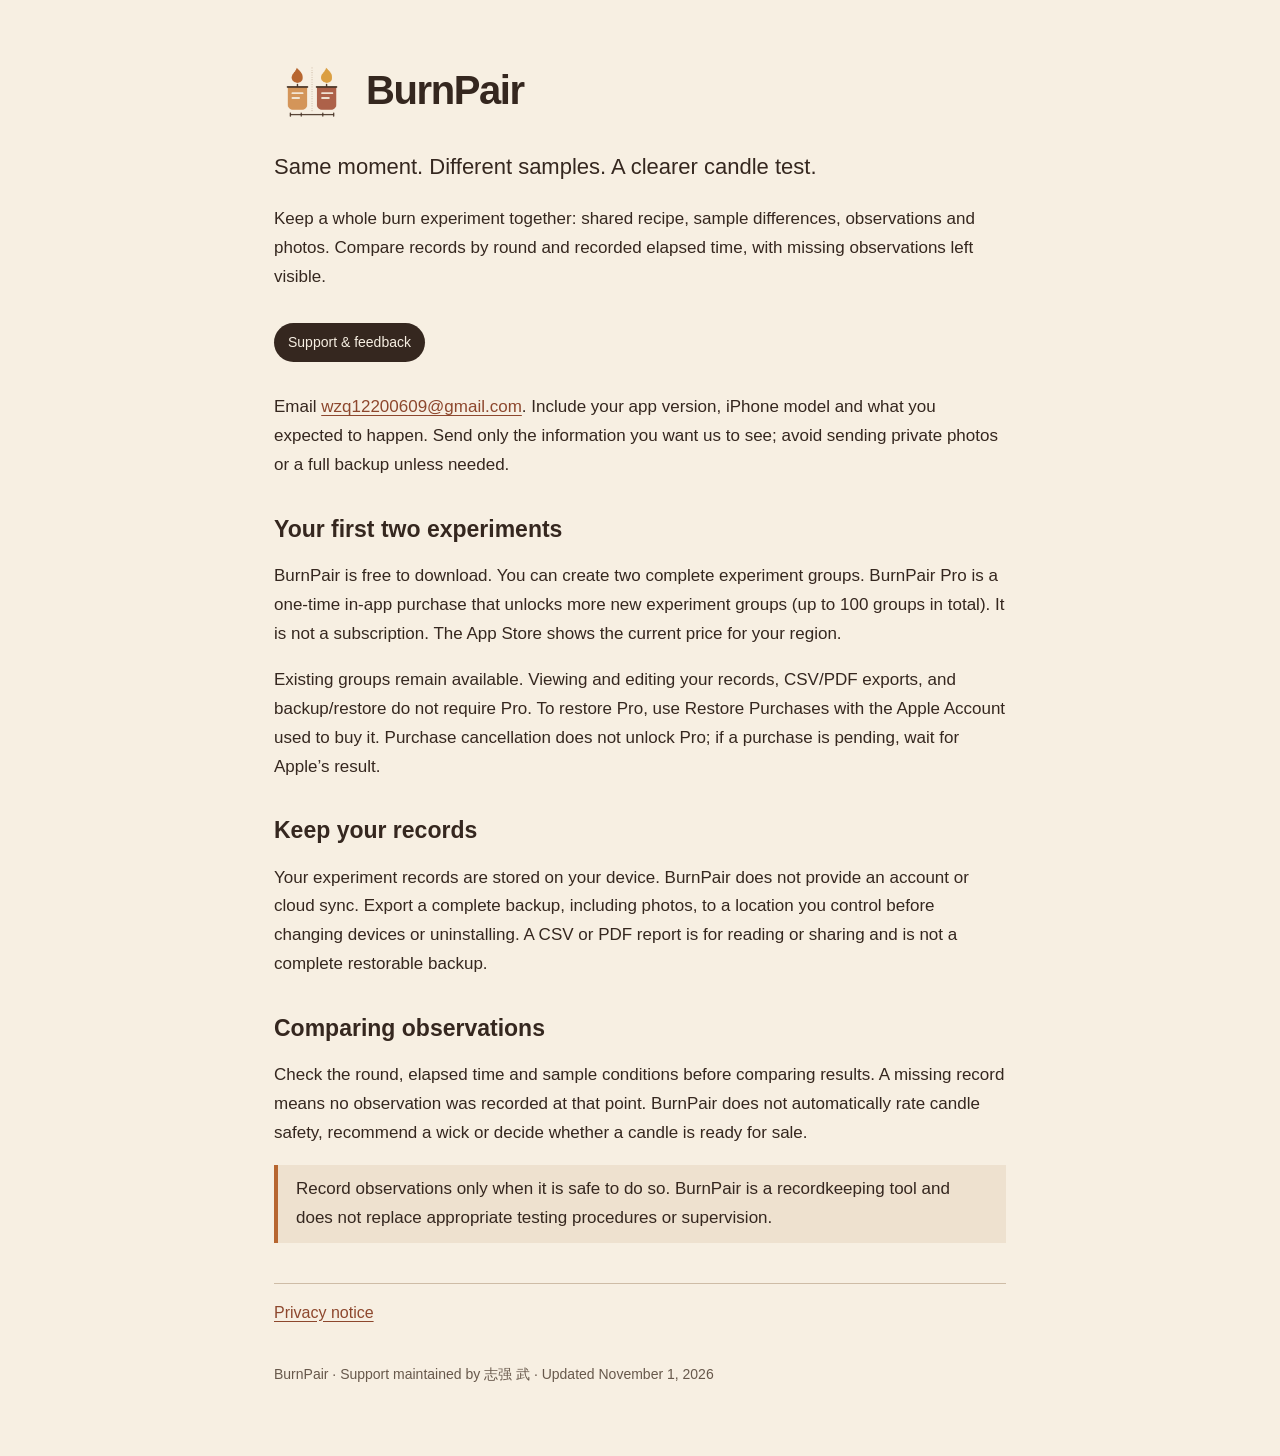
<file: burnpair/index.html>
<!doctype html><html lang="en"><head><meta charset="utf-8"><meta name="viewport" content="width=device-width,initial-scale=1"><meta name="description" content="BurnPair support: candle burn-test observations, aligned comparisons, exports and backups."><title>BurnPair Support</title><link rel="stylesheet" href="style.css"></head><body><main><div class="brand"><img src="icon.png" alt="Two candle samples with an alignment marker"><h1>BurnPair</h1></div><p class="lead">Same moment. Different samples. A clearer candle test.</p><p>Keep a whole burn experiment together: shared recipe, sample differences, observations and photos. Compare records by round and recorded elapsed time, with missing observations left visible.</p><p class="pill">Support &amp; feedback</p><p>Email <a href="mailto:wzq12200609@gmail.com">wzq12200609@gmail.com</a>. Include your app version, iPhone model and what you expected to happen. Send only the information you want us to see; avoid sending private photos or a full backup unless needed.</p><h2>Your first two experiments</h2><p>BurnPair is free to download. You can create two complete experiment groups. BurnPair Pro is a one-time in-app purchase that unlocks more new experiment groups (up to 100 groups in total). It is not a subscription. The App Store shows the current price for your region.</p><p>Existing groups remain available. Viewing and editing your records, CSV/PDF exports, and backup/restore do not require Pro. To restore Pro, use Restore Purchases with the Apple Account used to buy it. Purchase cancellation does not unlock Pro; if a purchase is pending, wait for Apple’s result.</p><h2>Keep your records</h2><p>Your experiment records are stored on your device. BurnPair does not provide an account or cloud sync. Export a complete backup, including photos, to a location you control before changing devices or uninstalling. A CSV or PDF report is for reading or sharing and is not a complete restorable backup.</p><h2>Comparing observations</h2><p>Check the round, elapsed time and sample conditions before comparing results. A missing record means no observation was recorded at that point. BurnPair does not automatically rate candle safety, recommend a wick or decide whether a candle is ready for sale.</p><p class="note">Record observations only when it is safe to do so. BurnPair is a recordkeeping tool and does not replace appropriate testing procedures or supervision.</p><nav><a href="privacy.html">Privacy notice</a></nav><footer class="small">BurnPair · Support maintained by 志强 武 · Updated November 1, 2026</footer></main></body></html>
</file>
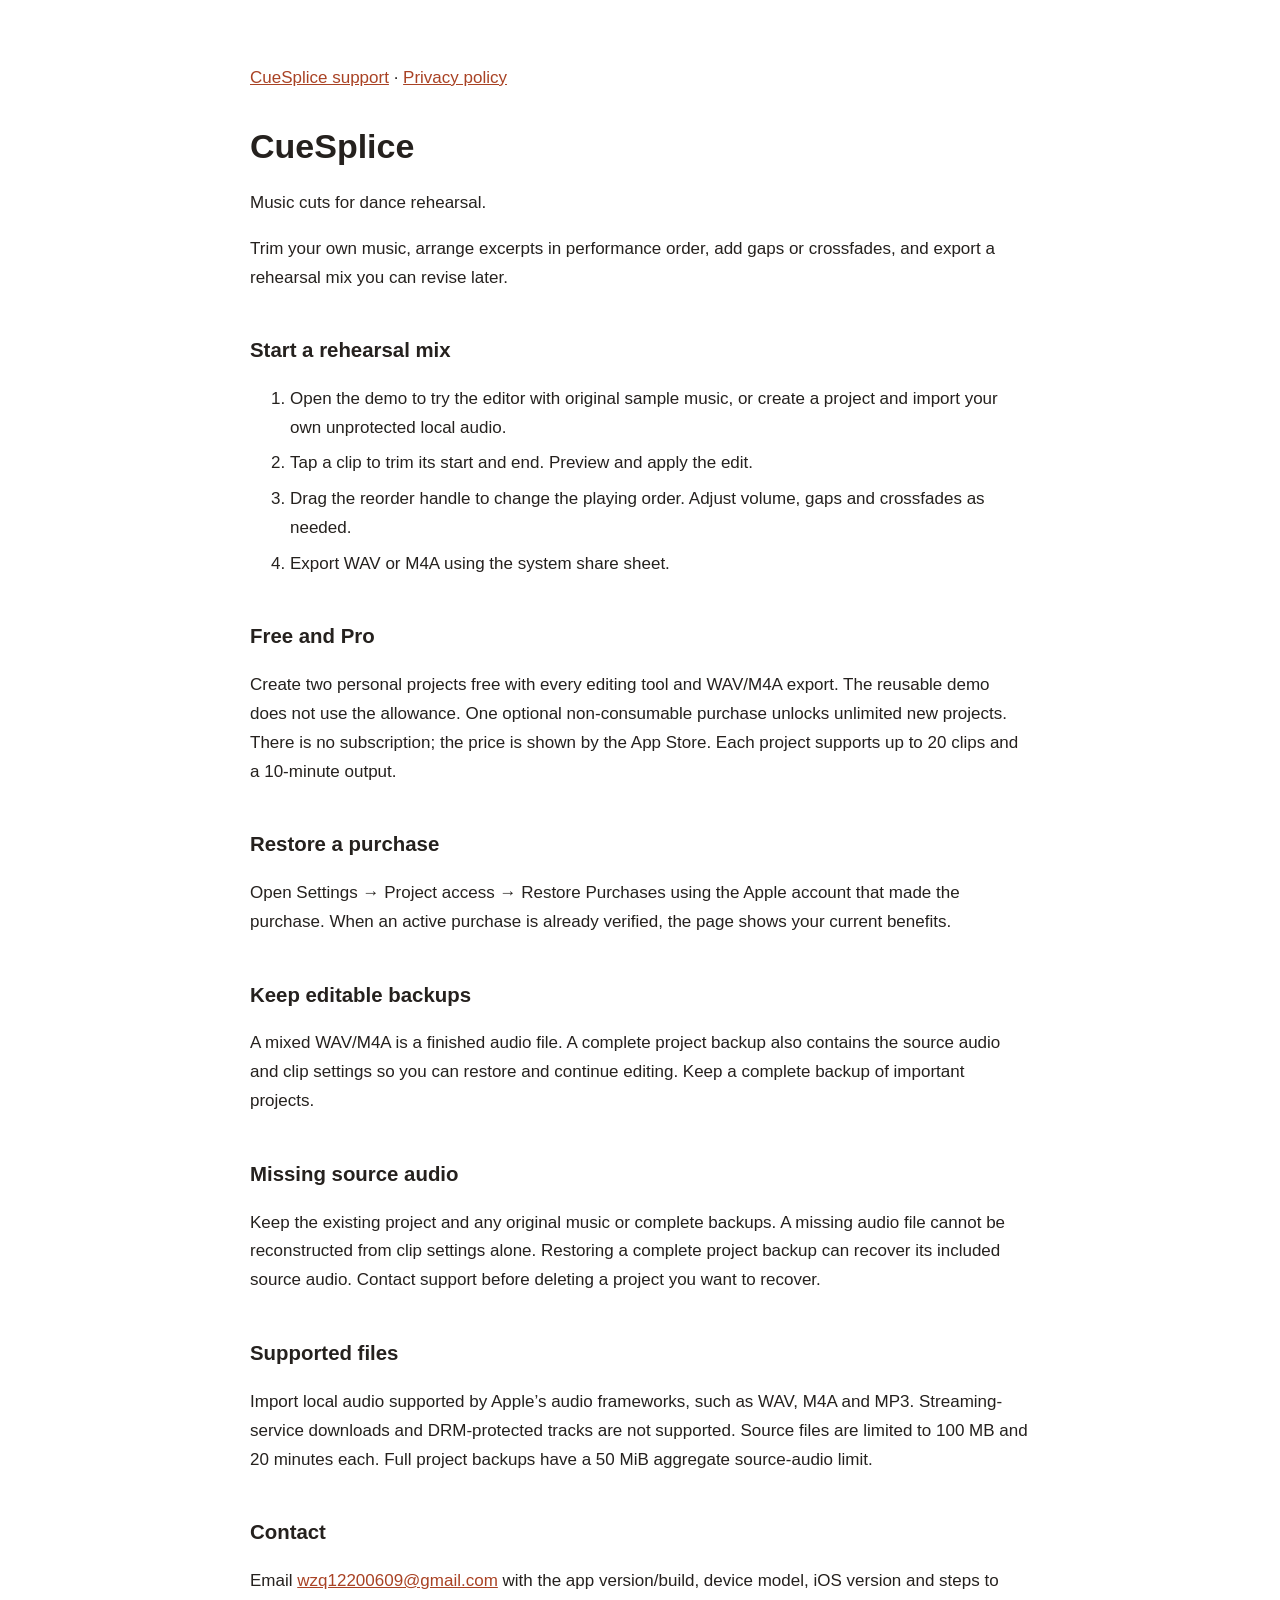
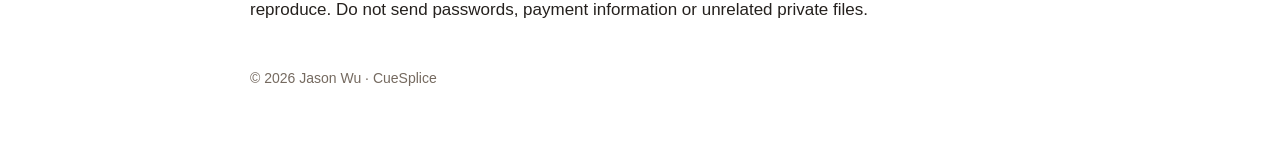
<file: cuesplice/index.html>
<!doctype html>
<html lang="en"><head><meta charset="utf-8"><meta name="viewport" content="width=device-width,initial-scale=1"><title>Support · CueSplice</title><style>body{font:17px/1.7 -apple-system,BlinkMacSystemFont,"Segoe UI",sans-serif;color:#25211e;max-width:780px;margin:64px auto;padding:0 24px}h1{line-height:1.15}h2{margin-top:2em;font-size:1.2em}a{color:#a94224}footer{margin-top:3em;color:#756a60;font-size:14px}nav{margin-bottom:2em}li{margin:.4em 0}</style></head><body><nav><a href="index.html">CueSplice support</a> · <a href="privacy.html">Privacy policy</a></nav><h1>CueSplice</h1><p>Music cuts for dance rehearsal.</p><p>Trim your own music, arrange excerpts in performance order, add gaps or crossfades, and export a rehearsal mix you can revise later.</p><h2>Start a rehearsal mix</h2><ol><li>Open the demo to try the editor with original sample music, or create a project and import your own unprotected local audio.</li><li>Tap a clip to trim its start and end. Preview and apply the edit.</li><li>Drag the reorder handle to change the playing order. Adjust volume, gaps and crossfades as needed.</li><li>Export WAV or M4A using the system share sheet.</li></ol><h2>Free and Pro</h2><p>Create two personal projects free with every editing tool and WAV/M4A export. The reusable demo does not use the allowance. One optional non-consumable purchase unlocks unlimited new projects. There is no subscription; the price is shown by the App Store. Each project supports up to 20 clips and a 10-minute output.</p><h2>Restore a purchase</h2><p>Open Settings → Project access → Restore Purchases using the Apple account that made the purchase. When an active purchase is already verified, the page shows your current benefits.</p><h2>Keep editable backups</h2><p>A mixed WAV/M4A is a finished audio file. A complete project backup also contains the source audio and clip settings so you can restore and continue editing. Keep a complete backup of important projects.</p><h2>Missing source audio</h2><p>Keep the existing project and any original music or complete backups. A missing audio file cannot be reconstructed from clip settings alone. Restoring a complete project backup can recover its included source audio. Contact support before deleting a project you want to recover.</p><h2>Supported files</h2><p>Import local audio supported by Apple’s audio frameworks, such as WAV, M4A and MP3. Streaming-service downloads and DRM-protected tracks are not supported. Source files are limited to 100 MB and 20 minutes each. Full project backups have a 50 MiB aggregate source-audio limit.</p><h2>Contact</h2><p>Email <a href="mailto:wzq12200609@gmail.com">wzq12200609@gmail.com</a> with the app version/build, device model, iOS version and steps to reproduce. Do not send passwords, payment information or unrelated private files.</p><footer>© 2026 Jason Wu · CueSplice</footer></body></html>
</file>
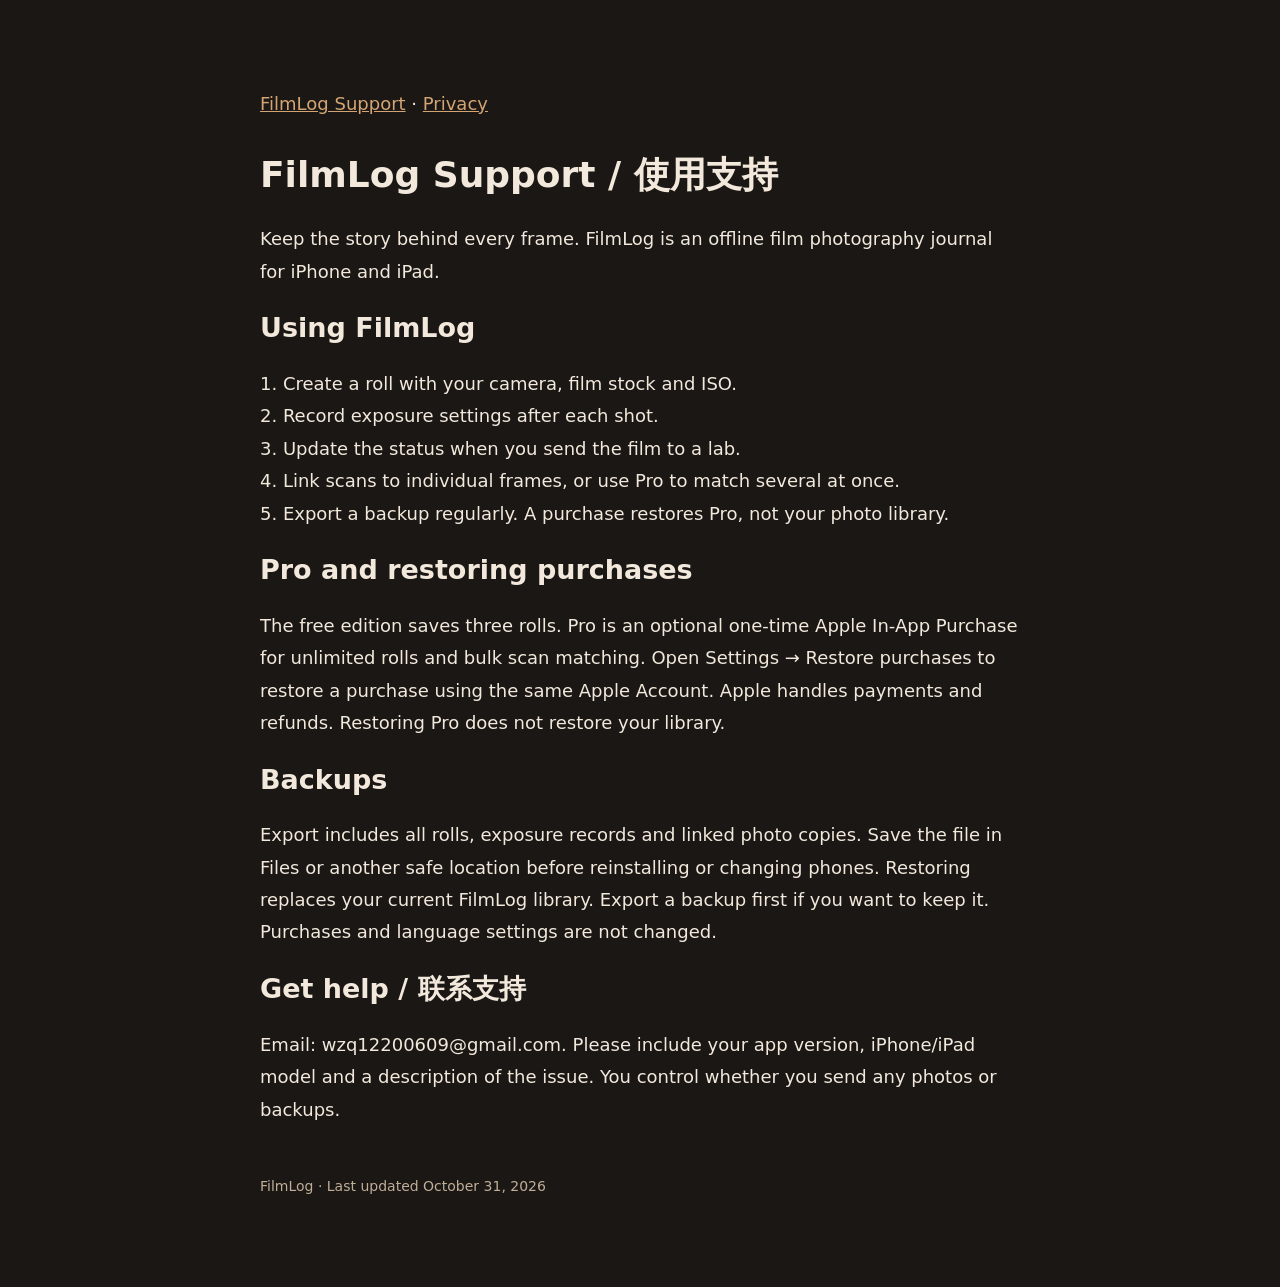
<file: filmlog/index.html>
<!doctype html><html lang="en"><meta charset="utf-8"><meta name="viewport" content="width=device-width,initial-scale=1"><title>FilmLog Support / 使用支持 · FilmLog</title><style>body{margin:0;background:#1a1714;color:#f2e8dc;font:18px/1.8 system-ui,sans-serif}main{max-width:760px;margin:64px auto;padding:24px}a{color:#d4a574}h1,h2{line-height:1.3}p{white-space:pre-line}nav{margin-bottom:32px}footer{margin-top:48px;color:#c0ae98;font-size:14px}</style><main><nav><a href="index.html">FilmLog Support</a> · <a href="privacy.html">Privacy</a></nav><h1>FilmLog Support / 使用支持</h1><p>Keep the story behind every frame. FilmLog is an offline film photography journal for iPhone and iPad.</p><h2>Using FilmLog</h2><p>1. Create a roll with your camera, film stock and ISO.
2. Record exposure settings after each shot.
3. Update the status when you send the film to a lab.
4. Link scans to individual frames, or use Pro to match several at once.
5. Export a backup regularly. A purchase restores Pro, not your photo library.</p><h2>Pro and restoring purchases</h2><p>The free edition saves three rolls. Pro is an optional one-time Apple In-App Purchase for unlimited rolls and bulk scan matching. Open Settings → Restore purchases to restore a purchase using the same Apple Account. Apple handles payments and refunds. Restoring Pro does not restore your library.</p><h2>Backups</h2><p>Export includes all rolls, exposure records and linked photo copies. Save the file in Files or another safe location before reinstalling or changing phones. Restoring replaces your current FilmLog library. Export a backup first if you want to keep it. Purchases and language settings are not changed.</p><h2>Get help / 联系支持</h2><p>Email: wzq12200609@gmail.com. Please include your app version, iPhone/iPad model and a description of the issue. You control whether you send any photos or backups.</p><footer>FilmLog · Last updated October 31, 2026</footer></main></html>
</file>
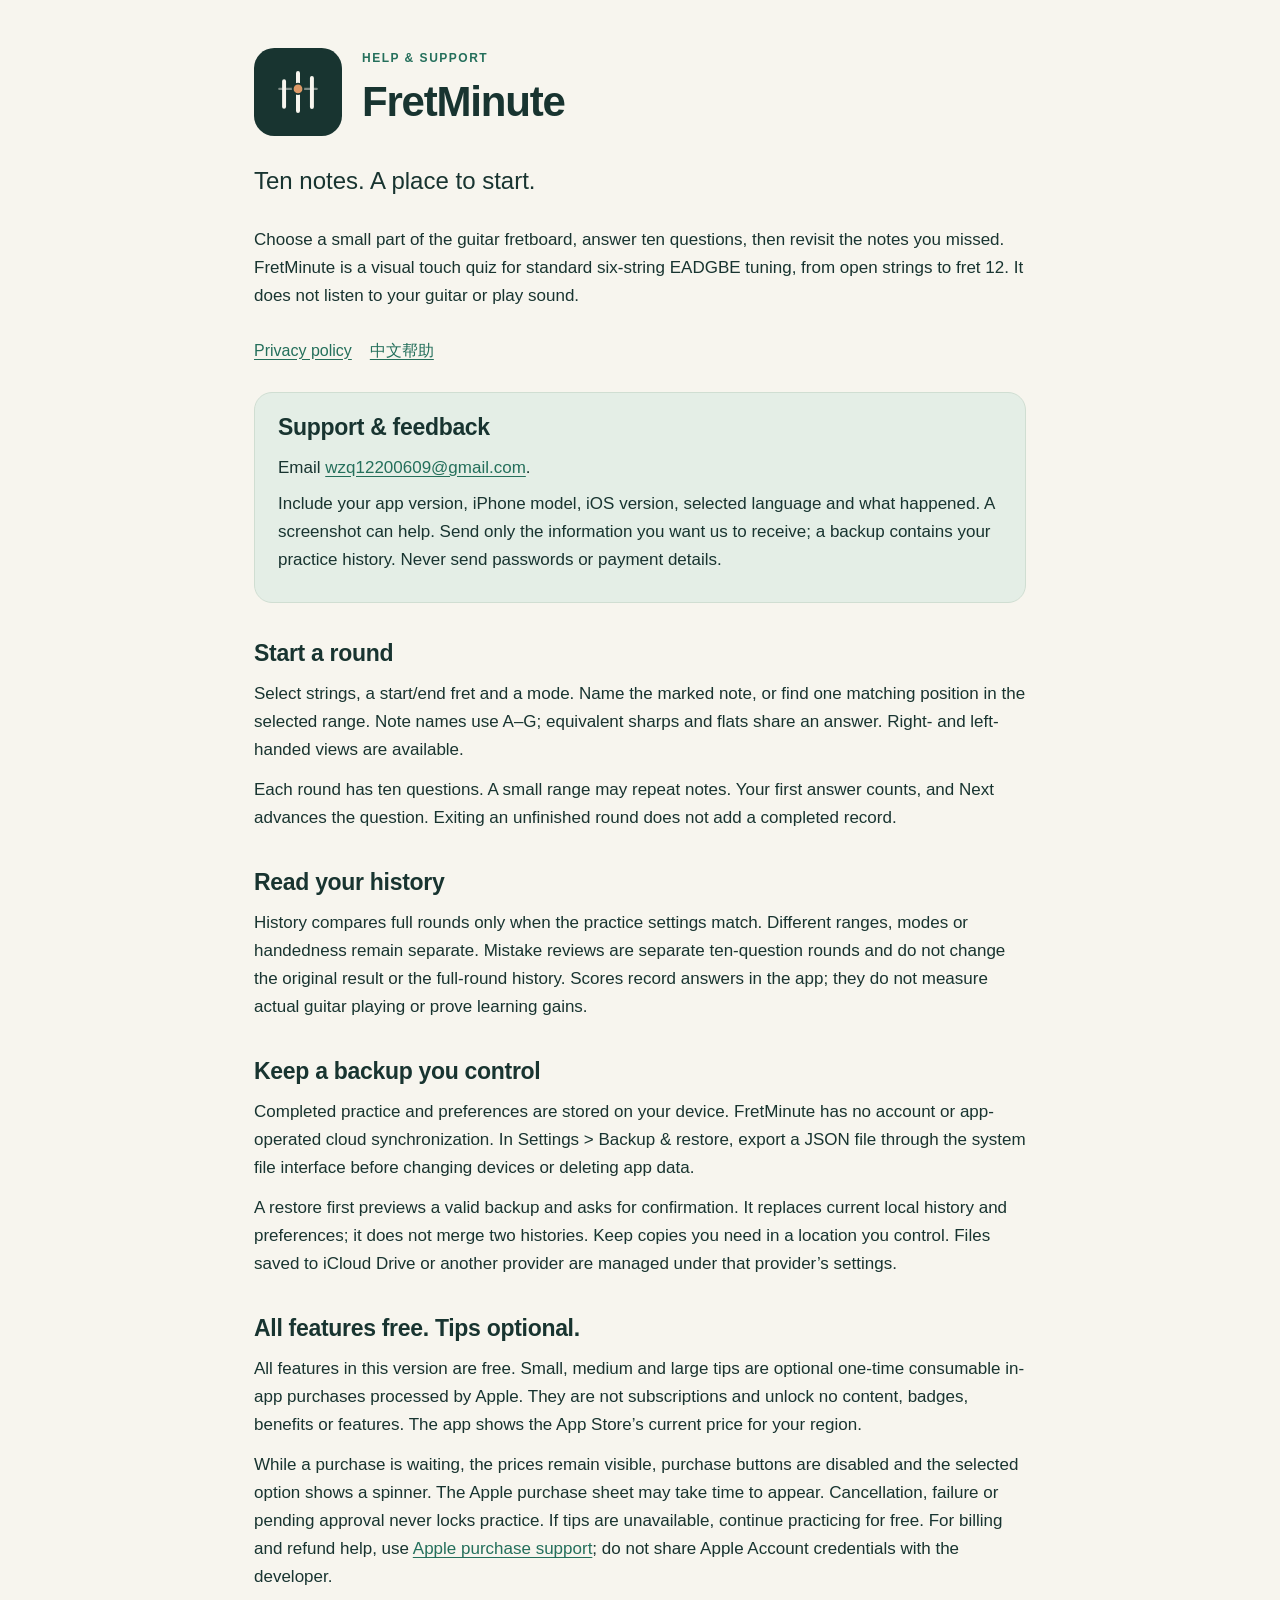
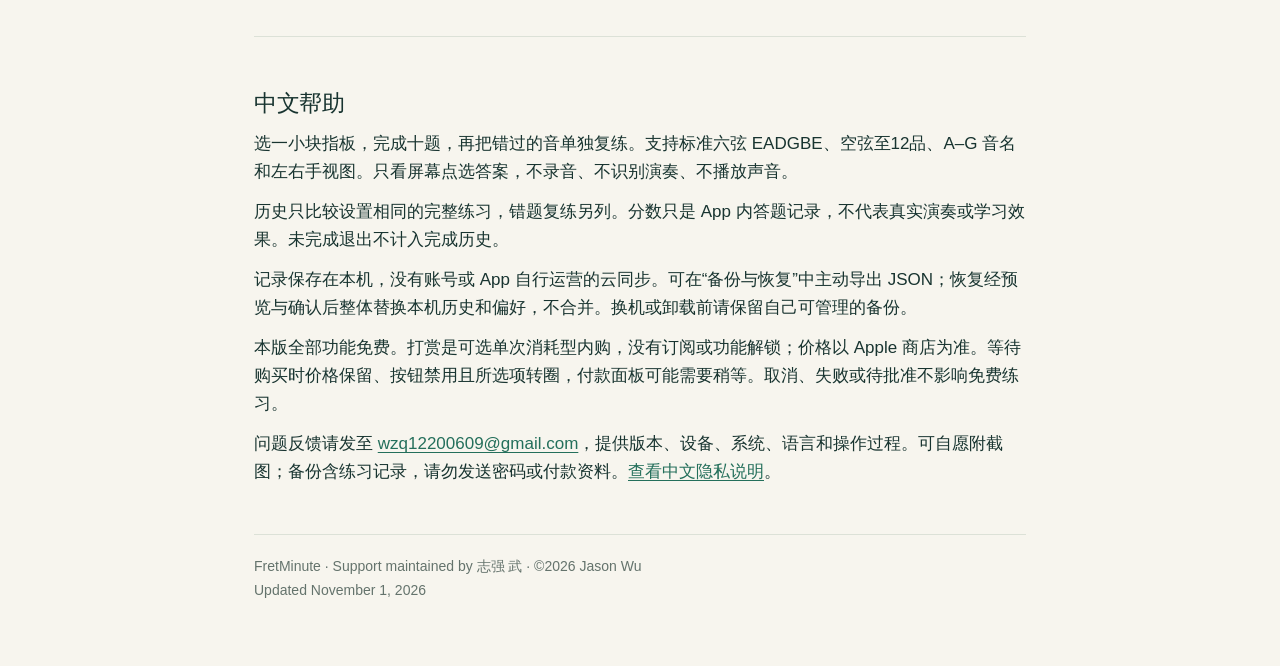
<file: fretminute/index.html>
<!doctype html>
<html lang="en"><head><meta charset="utf-8"><meta name="viewport" content="width=device-width,initial-scale=1"><meta name="description" content="FretMinute support: ten-question guitar fretboard practice, local history, backups and optional one-time tips."><title>FretMinute Support</title><link rel="icon" type="image/svg+xml" href="icon.svg"><link rel="stylesheet" href="style.css"></head><body><main>
<div class="brand"><img src="icon.svg" alt="FretMinute: three strings and one marked note"><div><div class="label">Help &amp; support</div><h1>FretMinute</h1></div></div>
<p class="lead">Ten notes. A place to start.</p>
<p>Choose a small part of the guitar fretboard, answer ten questions, then revisit the notes you missed. FretMinute is a visual touch quiz for standard six-string EADGBE tuning, from open strings to fret 12. It does not listen to your guitar or play sound.</p>
<nav aria-label="Page links"><a href="privacy.html">Privacy policy</a><a href="#zh" lang="zh-Hans">中文帮助</a></nav>
<section class="card"><h2 style="margin-top:0">Support &amp; feedback</h2><p>Email <a href="mailto:wzq12200609@gmail.com">wzq12200609@gmail.com</a>.</p><p>Include your app version, iPhone model, iOS version, selected language and what happened. A screenshot can help. Send only the information you want us to receive; a backup contains your practice history. Never send passwords or payment details.</p></section>
<h2>Start a round</h2><p>Select strings, a start/end fret and a mode. Name the marked note, or find one matching position in the selected range. Note names use A–G; equivalent sharps and flats share an answer. Right- and left-handed views are available.</p><p>Each round has ten questions. A small range may repeat notes. Your first answer counts, and Next advances the question. Exiting an unfinished round does not add a completed record.</p>
<h2>Read your history</h2><p>History compares full rounds only when the practice settings match. Different ranges, modes or handedness remain separate. Mistake reviews are separate ten-question rounds and do not change the original result or the full-round history. Scores record answers in the app; they do not measure actual guitar playing or prove learning gains.</p>
<h2>Keep a backup you control</h2><p>Completed practice and preferences are stored on your device. FretMinute has no account or app-operated cloud synchronization. In Settings &gt; Backup &amp; restore, export a JSON file through the system file interface before changing devices or deleting app data.</p><p>A restore first previews a valid backup and asks for confirmation. It replaces current local history and preferences; it does not merge two histories. Keep copies you need in a location you control. Files saved to iCloud Drive or another provider are managed under that provider’s settings.</p>
<h2>All features free. Tips optional.</h2><p>All features in this version are free. Small, medium and large tips are optional one-time consumable in-app purchases processed by Apple. They are not subscriptions and unlock no content, badges, benefits or features. The app shows the App Store’s current price for your region.</p><p>While a purchase is waiting, the prices remain visible, purchase buttons are disabled and the selected option shows a spinner. The Apple purchase sheet may take time to appear. Cancellation, failure or pending approval never locks practice. If tips are unavailable, continue practicing for free. For billing and refund help, use <a href="https://support.apple.com/billing">Apple purchase support</a>; do not share Apple Account credentials with the developer.</p>
<section class="secondary" id="zh" lang="zh-Hans"><h2>中文帮助</h2><p>选一小块指板，完成十题，再把错过的音单独复练。支持标准六弦 EADGBE、空弦至12品、A–G 音名和左右手视图。只看屏幕点选答案，不录音、不识别演奏、不播放声音。</p><p>历史只比较设置相同的完整练习，错题复练另列。分数只是 App 内答题记录，不代表真实演奏或学习效果。未完成退出不计入完成历史。</p><p>记录保存在本机，没有账号或 App 自行运营的云同步。可在“备份与恢复”中主动导出 JSON；恢复经预览与确认后整体替换本机历史和偏好，不合并。换机或卸载前请保留自己可管理的备份。</p><p>本版全部功能免费。打赏是可选单次消耗型内购，没有订阅或功能解锁；价格以 Apple 商店为准。等待购买时价格保留、按钮禁用且所选项转圈，付款面板可能需要稍等。取消、失败或待批准不影响免费练习。</p><p>问题反馈请发至 <a href="mailto:wzq12200609@gmail.com">wzq12200609@gmail.com</a>，提供版本、设备、系统、语言和操作过程。可自愿附截图；备份含练习记录，请勿发送密码或付款资料。<a href="privacy.html#zh">查看中文隐私说明</a>。</p></section>
<footer>FretMinute · Support maintained by 志强 武 · ©2026 Jason Wu<br>Updated November 1, 2026</footer>
</main></body></html>
</file>
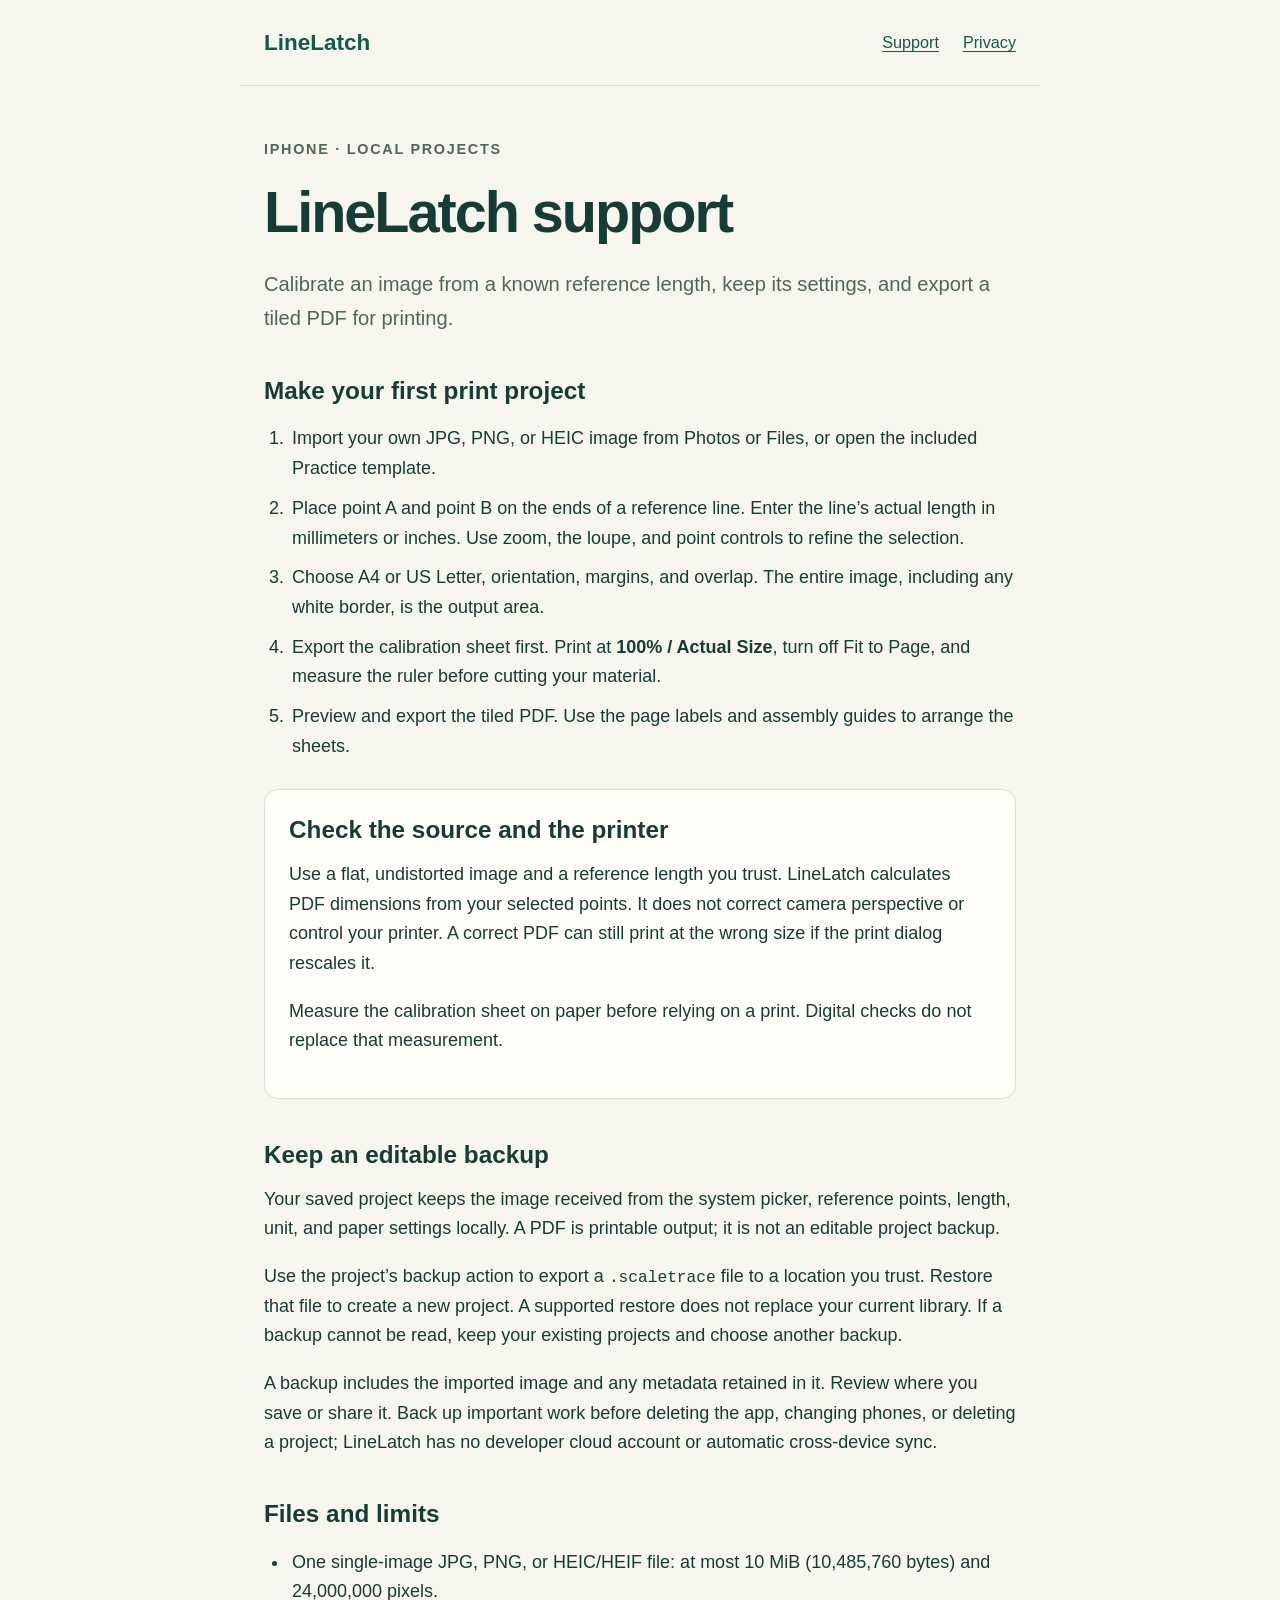
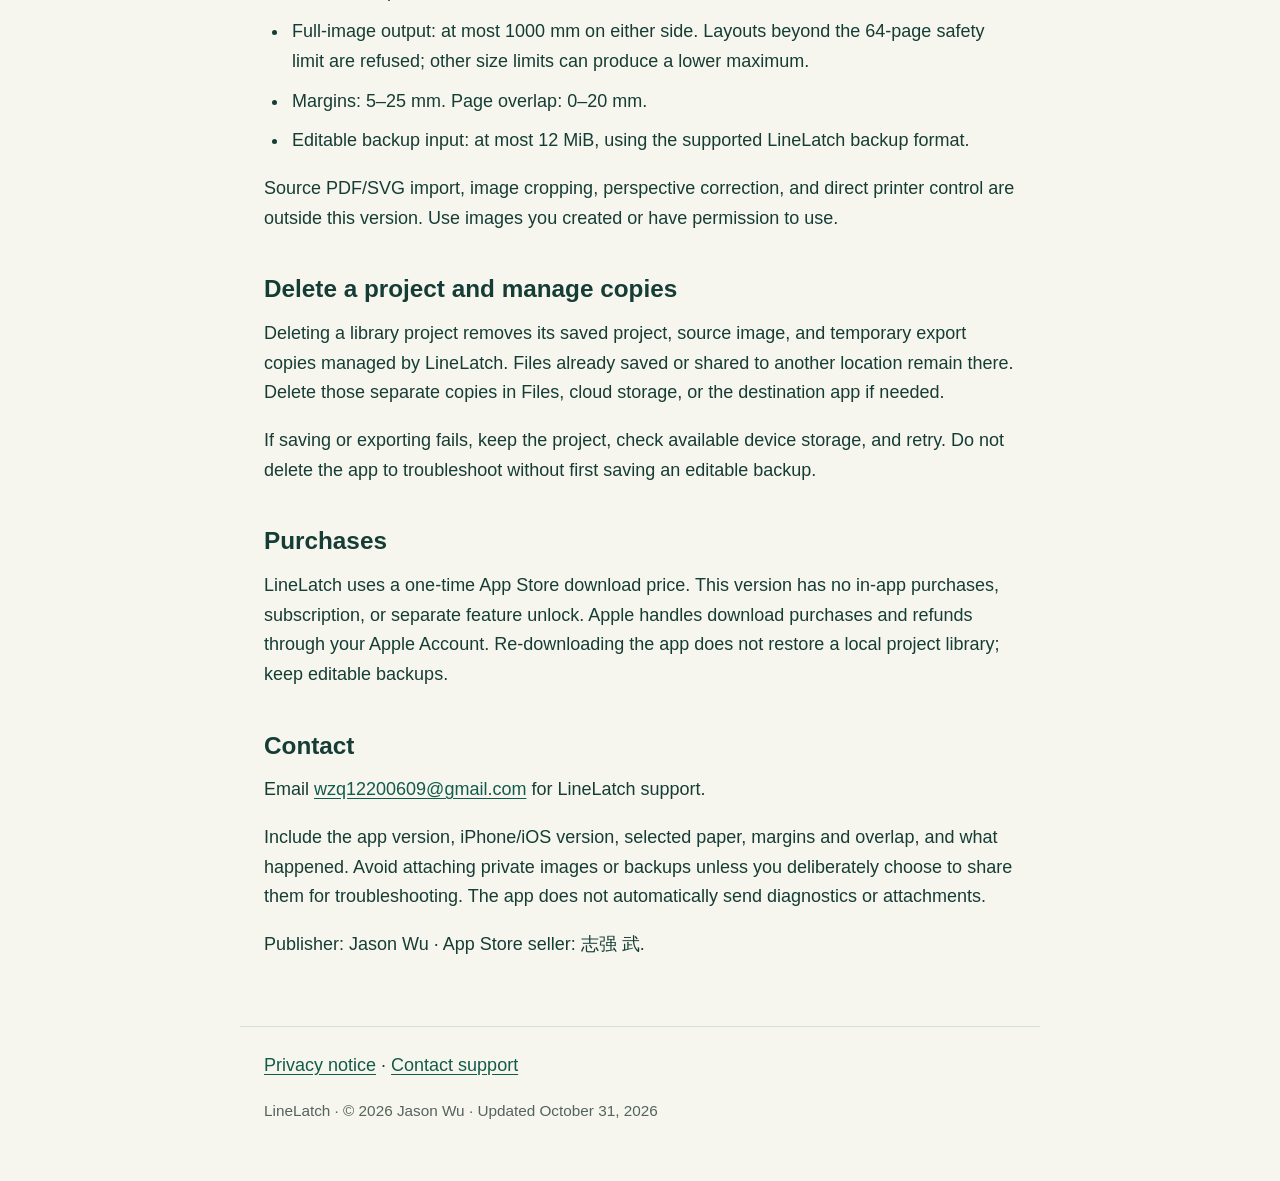
<file: linelatch/index.html>
<!doctype html>
<html lang="en">
<head>
  <meta charset="utf-8">
  <meta name="viewport" content="width=device-width,initial-scale=1">
  <meta name="description" content="Help with LineLatch image calibration, tiled PDFs, local projects, and editable backups.">
  <title>LineLatch Support</title>
  <link rel="stylesheet" href="style.css">
</head>
<body>
  <header><a class="brand" href="./">LineLatch</a><nav aria-label="Main navigation"><a href="./" aria-current="page">Support</a><a href="privacy.html">Privacy</a></nav></header>
  <main>
    <p class="eyebrow">iPhone · Local projects</p>
    <h1>LineLatch support</h1>
    <p class="intro">Calibrate an image from a known reference length, keep its settings, and export a tiled PDF for printing.</p>

    <h2>Make your first print project</h2>
    <ol>
      <li>Import your own JPG, PNG, or HEIC image from Photos or Files, or open the included Practice template.</li>
      <li>Place point A and point B on the ends of a reference line. Enter the line’s actual length in millimeters or inches. Use zoom, the loupe, and point controls to refine the selection.</li>
      <li>Choose A4 or US Letter, orientation, margins, and overlap. The entire image, including any white border, is the output area.</li>
      <li>Export the calibration sheet first. Print at <strong>100% / Actual Size</strong>, turn off Fit to Page, and measure the ruler before cutting your material.</li>
      <li>Preview and export the tiled PDF. Use the page labels and assembly guides to arrange the sheets.</li>
    </ol>
    <div class="card"><h2>Check the source and the printer</h2><p>Use a flat, undistorted image and a reference length you trust. LineLatch calculates PDF dimensions from your selected points. It does not correct camera perspective or control your printer. A correct PDF can still print at the wrong size if the print dialog rescales it.</p><p>Measure the calibration sheet on paper before relying on a print. Digital checks do not replace that measurement.</p></div>

    <h2>Keep an editable backup</h2>
    <p>Your saved project keeps the image received from the system picker, reference points, length, unit, and paper settings locally. A PDF is printable output; it is not an editable project backup.</p>
    <p>Use the project’s backup action to export a <code>.scaletrace</code> file to a location you trust. Restore that file to create a new project. A supported restore does not replace your current library. If a backup cannot be read, keep your existing projects and choose another backup.</p>
    <p>A backup includes the imported image and any metadata retained in it. Review where you save or share it. Back up important work before deleting the app, changing phones, or deleting a project; LineLatch has no developer cloud account or automatic cross-device sync.</p>

    <h2>Files and limits</h2>
    <ul>
      <li>One single-image JPG, PNG, or HEIC/HEIF file: at most 10 MiB (10,485,760 bytes) and 24,000,000 pixels.</li>
      <li>Full-image output: at most 1000 mm on either side. Layouts beyond the 64-page safety limit are refused; other size limits can produce a lower maximum.</li>
      <li>Margins: 5–25 mm. Page overlap: 0–20 mm.</li>
      <li>Editable backup input: at most 12 MiB, using the supported LineLatch backup format.</li>
    </ul>
    <p>Source PDF/SVG import, image cropping, perspective correction, and direct printer control are outside this version. Use images you created or have permission to use.</p>

    <h2>Delete a project and manage copies</h2>
    <p>Deleting a library project removes its saved project, source image, and temporary export copies managed by LineLatch. Files already saved or shared to another location remain there. Delete those separate copies in Files, cloud storage, or the destination app if needed.</p>
    <p>If saving or exporting fails, keep the project, check available device storage, and retry. Do not delete the app to troubleshoot without first saving an editable backup.</p>

    <h2>Purchases</h2>
    <p>LineLatch uses a one-time App Store download price. This version has no in-app purchases, subscription, or separate feature unlock. Apple handles download purchases and refunds through your Apple Account. Re-downloading the app does not restore a local project library; keep editable backups.</p>

    <h2>Contact</h2>
    <p class="contact">Email <a href="mailto:wzq12200609@gmail.com?subject=LineLatch%20support">wzq12200609@gmail.com</a> for LineLatch support.</p>
    <p>Include the app version, iPhone/iOS version, selected paper, margins and overlap, and what happened. Avoid attaching private images or backups unless you deliberately choose to share them for troubleshooting. The app does not automatically send diagnostics or attachments.</p>
    <p>Publisher: Jason Wu · App Store seller: 志强 武.</p>
  </main>
  <footer><p><a href="privacy.html">Privacy notice</a> · <a href="mailto:wzq12200609@gmail.com?subject=LineLatch%20support">Contact support</a></p><p class="meta">LineLatch · © 2026 Jason Wu · Updated October 31, 2026</p></footer>
</body>
</html>
</file>
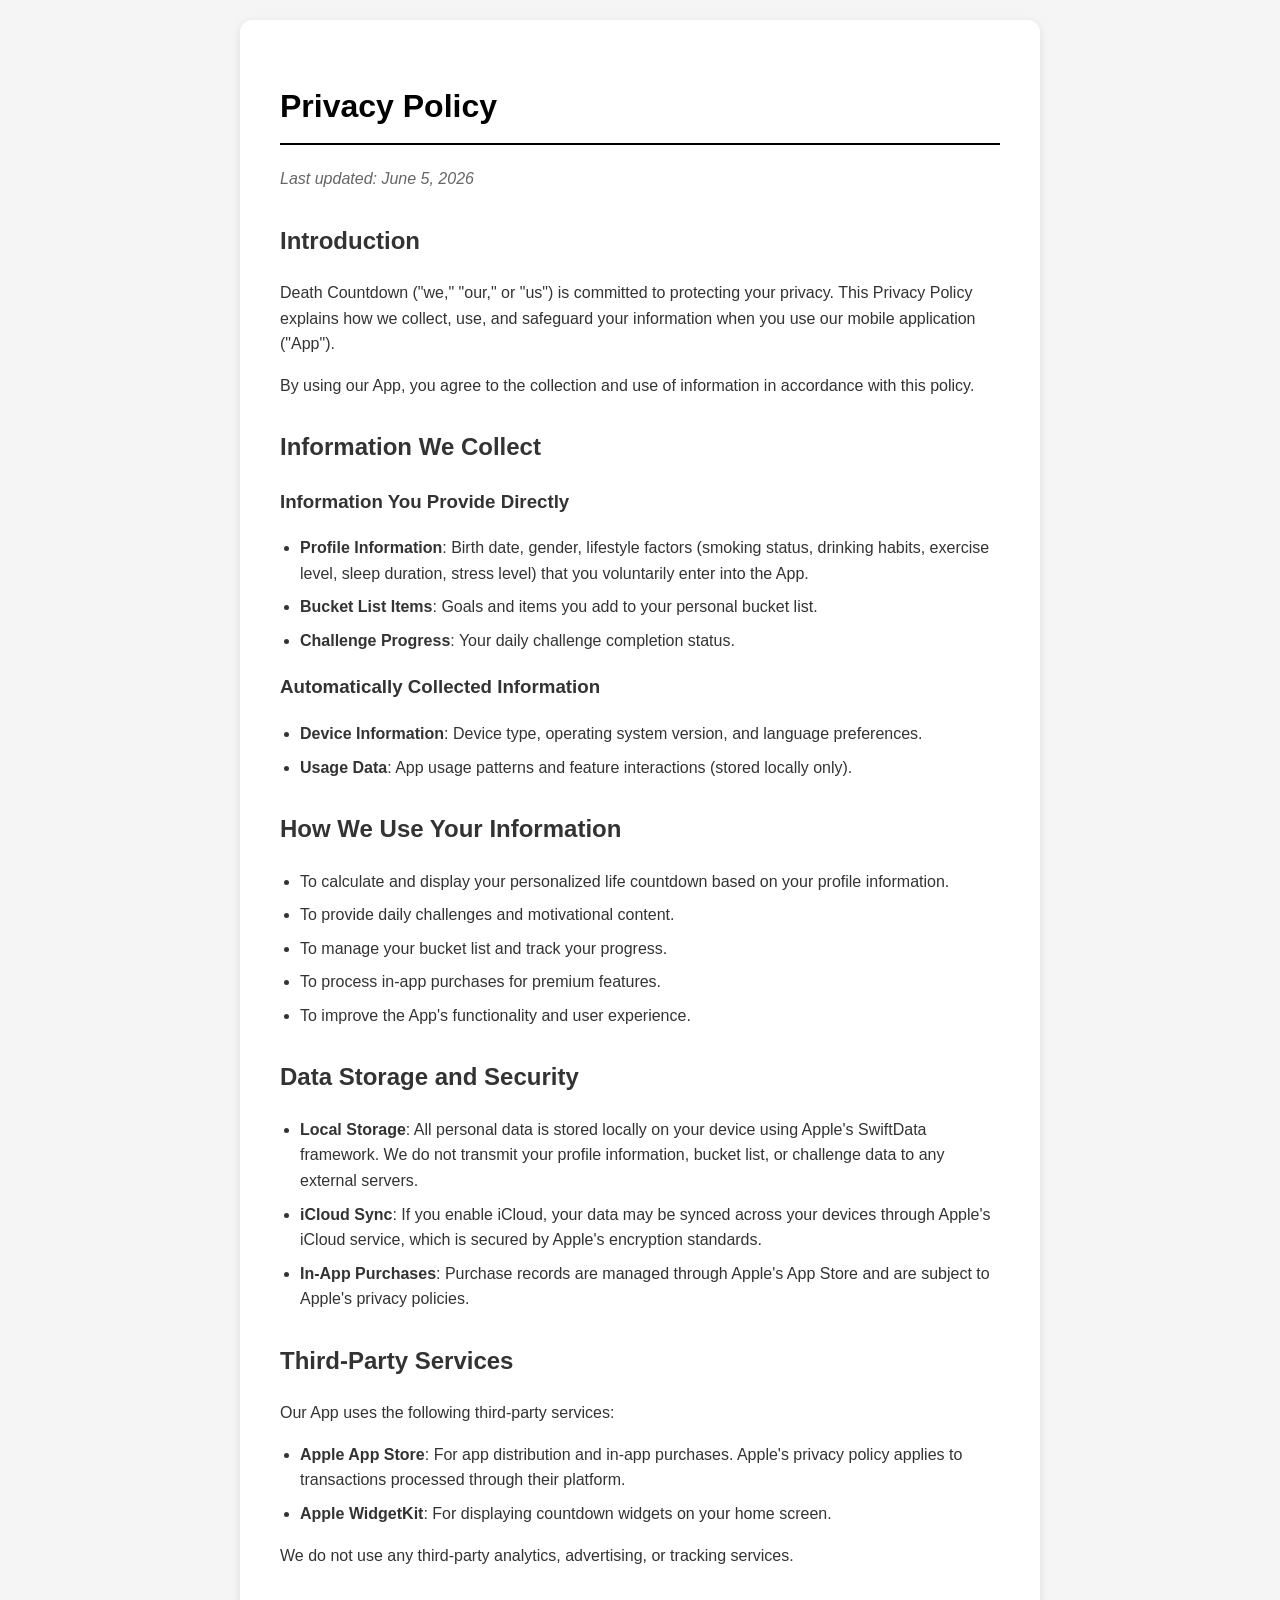
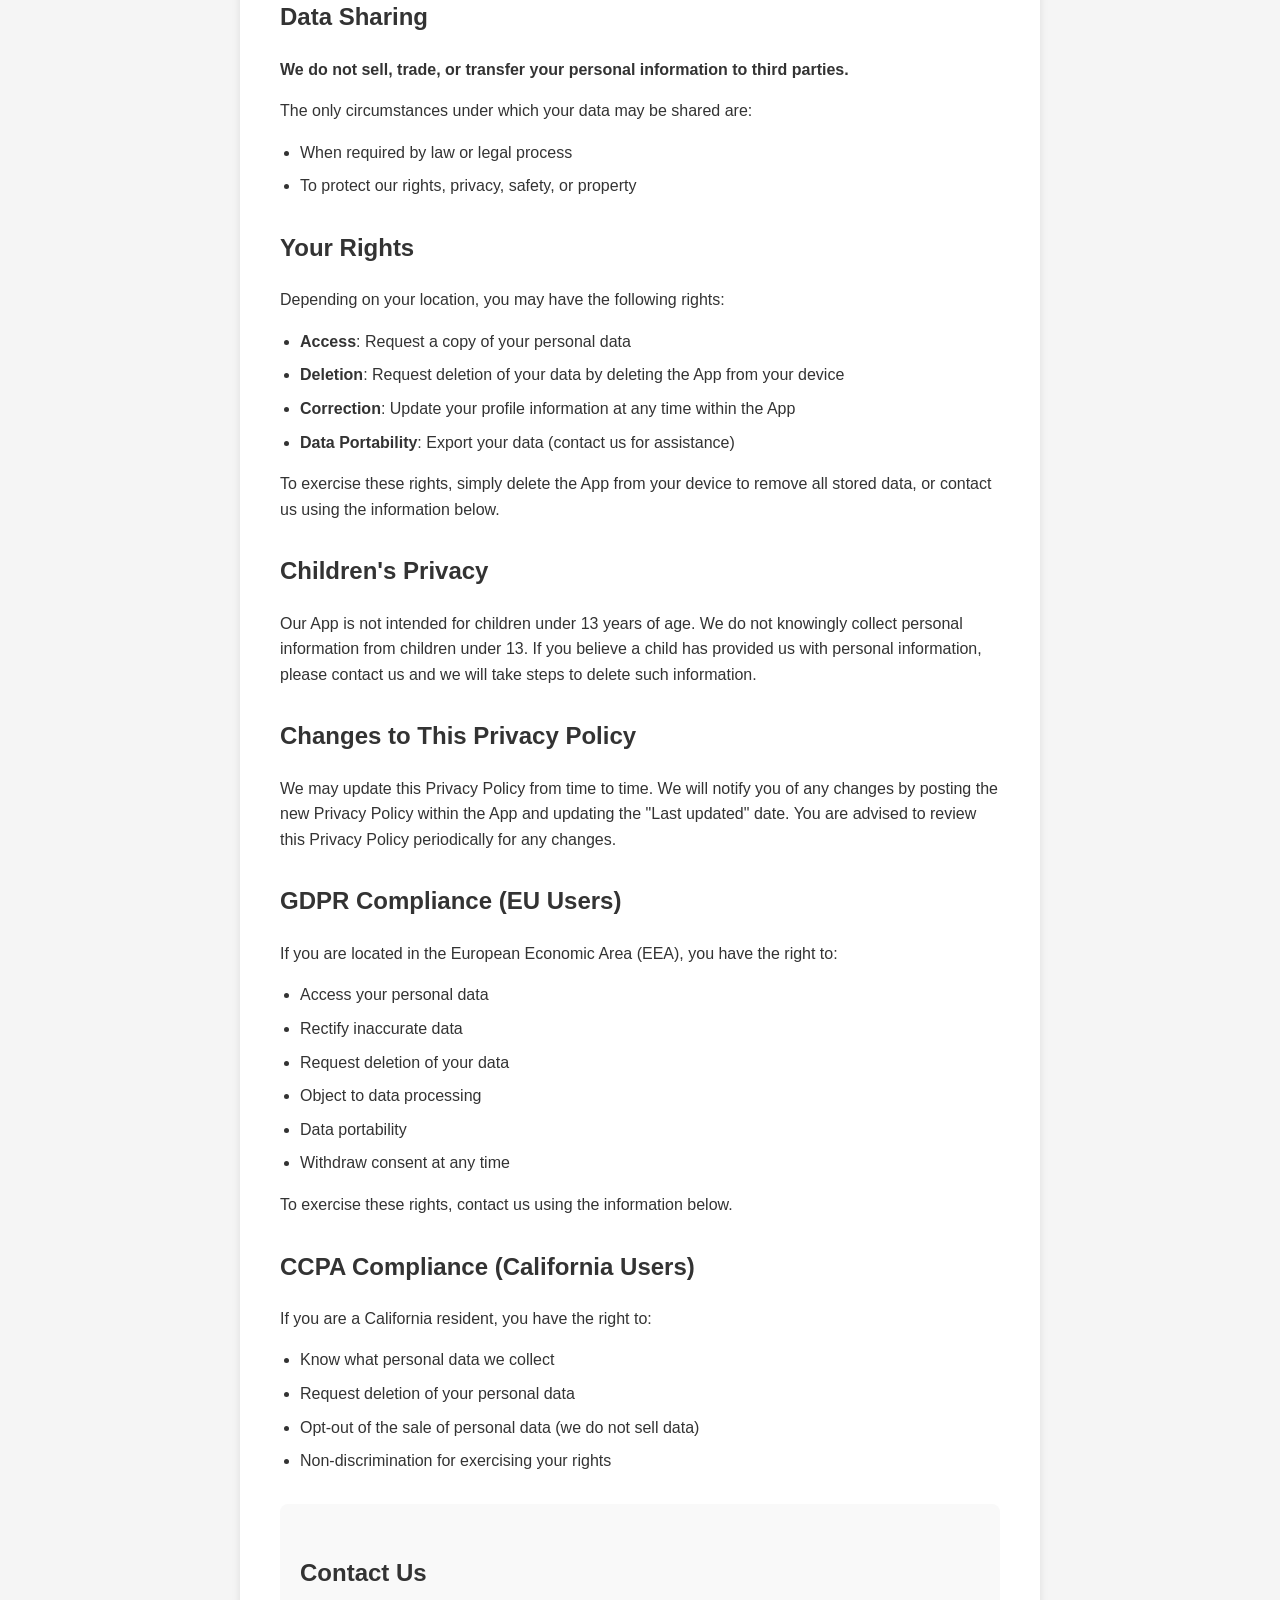
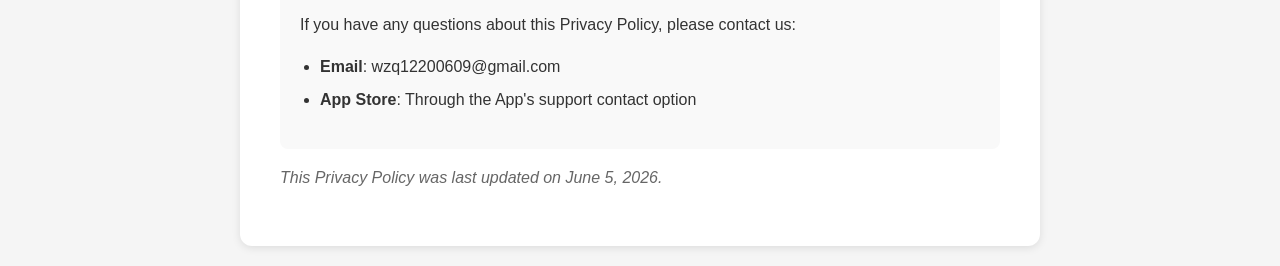
<file: Privacy_Policy.html>
<!DOCTYPE html>
<html lang="en">
<head>
    <meta charset="UTF-8">
    <meta name="viewport" content="width=device-width, initial-scale=1.0">
    <title>Death Countdown - Privacy Policy</title>
    <style>
        body {
            font-family: -apple-system, BlinkMacSystemFont, 'Segoe UI', Roboto, Oxygen, Ubuntu, sans-serif;
            line-height: 1.6;
            color: #333;
            max-width: 800px;
            margin: 0 auto;
            padding: 20px;
            background-color: #f5f5f5;
        }
        .container {
            background-color: white;
            padding: 40px;
            border-radius: 12px;
            box-shadow: 0 2px 8px rgba(0,0,0,0.1);
        }
        h1 {
            color: #000;
            border-bottom: 2px solid #000;
            padding-bottom: 10px;
        }
        h2 {
            color: #333;
            margin-top: 30px;
        }
        ul {
            padding-left: 20px;
        }
        li {
            margin-bottom: 8px;
        }
        .date {
            color: #666;
            font-style: italic;
        }
        .contact {
            background-color: #f9f9f9;
            padding: 20px;
            border-radius: 8px;
            margin-top: 30px;
        }
        a {
            color: #007AFF;
        }
    </style>
</head>
<body>
    <div class="container">
        <h1>Privacy Policy</h1>
        <p class="date">Last updated: June 5, 2026</p>

        <h2>Introduction</h2>
        <p>Death Countdown ("we," "our," or "us") is committed to protecting your privacy. This Privacy Policy explains how we collect, use, and safeguard your information when you use our mobile application ("App").</p>
        <p>By using our App, you agree to the collection and use of information in accordance with this policy.</p>

        <h2>Information We Collect</h2>
        
        <h3>Information You Provide Directly</h3>
        <ul>
            <li><strong>Profile Information</strong>: Birth date, gender, lifestyle factors (smoking status, drinking habits, exercise level, sleep duration, stress level) that you voluntarily enter into the App.</li>
            <li><strong>Bucket List Items</strong>: Goals and items you add to your personal bucket list.</li>
            <li><strong>Challenge Progress</strong>: Your daily challenge completion status.</li>
        </ul>

        <h3>Automatically Collected Information</h3>
        <ul>
            <li><strong>Device Information</strong>: Device type, operating system version, and language preferences.</li>
            <li><strong>Usage Data</strong>: App usage patterns and feature interactions (stored locally only).</li>
        </ul>

        <h2>How We Use Your Information</h2>
        <ul>
            <li>To calculate and display your personalized life countdown based on your profile information.</li>
            <li>To provide daily challenges and motivational content.</li>
            <li>To manage your bucket list and track your progress.</li>
            <li>To process in-app purchases for premium features.</li>
            <li>To improve the App's functionality and user experience.</li>
        </ul>

        <h2>Data Storage and Security</h2>
        <ul>
            <li><strong>Local Storage</strong>: All personal data is stored locally on your device using Apple's SwiftData framework. We do not transmit your profile information, bucket list, or challenge data to any external servers.</li>
            <li><strong>iCloud Sync</strong>: If you enable iCloud, your data may be synced across your devices through Apple's iCloud service, which is secured by Apple's encryption standards.</li>
            <li><strong>In-App Purchases</strong>: Purchase records are managed through Apple's App Store and are subject to Apple's privacy policies.</li>
        </ul>

        <h2>Third-Party Services</h2>
        <p>Our App uses the following third-party services:</p>
        <ul>
            <li><strong>Apple App Store</strong>: For app distribution and in-app purchases. Apple's privacy policy applies to transactions processed through their platform.</li>
            <li><strong>Apple WidgetKit</strong>: For displaying countdown widgets on your home screen.</li>
        </ul>
        <p>We do not use any third-party analytics, advertising, or tracking services.</p>

        <h2>Data Sharing</h2>
        <p><strong>We do not sell, trade, or transfer your personal information to third parties.</strong></p>
        <p>The only circumstances under which your data may be shared are:</p>
        <ul>
            <li>When required by law or legal process</li>
            <li>To protect our rights, privacy, safety, or property</li>
        </ul>

        <h2>Your Rights</h2>
        <p>Depending on your location, you may have the following rights:</p>
        <ul>
            <li><strong>Access</strong>: Request a copy of your personal data</li>
            <li><strong>Deletion</strong>: Request deletion of your data by deleting the App from your device</li>
            <li><strong>Correction</strong>: Update your profile information at any time within the App</li>
            <li><strong>Data Portability</strong>: Export your data (contact us for assistance)</li>
        </ul>
        <p>To exercise these rights, simply delete the App from your device to remove all stored data, or contact us using the information below.</p>

        <h2>Children's Privacy</h2>
        <p>Our App is not intended for children under 13 years of age. We do not knowingly collect personal information from children under 13. If you believe a child has provided us with personal information, please contact us and we will take steps to delete such information.</p>

        <h2>Changes to This Privacy Policy</h2>
        <p>We may update this Privacy Policy from time to time. We will notify you of any changes by posting the new Privacy Policy within the App and updating the "Last updated" date. You are advised to review this Privacy Policy periodically for any changes.</p>

        <h2>GDPR Compliance (EU Users)</h2>
        <p>If you are located in the European Economic Area (EEA), you have the right to:</p>
        <ul>
            <li>Access your personal data</li>
            <li>Rectify inaccurate data</li>
            <li>Request deletion of your data</li>
            <li>Object to data processing</li>
            <li>Data portability</li>
            <li>Withdraw consent at any time</li>
        </ul>
        <p>To exercise these rights, contact us using the information below.</p>

        <h2>CCPA Compliance (California Users)</h2>
        <p>If you are a California resident, you have the right to:</p>
        <ul>
            <li>Know what personal data we collect</li>
            <li>Request deletion of your personal data</li>
            <li>Opt-out of the sale of personal data (we do not sell data)</li>
            <li>Non-discrimination for exercising your rights</li>
        </ul>

        <div class="contact">
            <h2>Contact Us</h2>
            <p>If you have any questions about this Privacy Policy, please contact us:</p>
            <ul>
                <li><strong>Email</strong>: wzq12200609@gmail.com</li>
                <li><strong>App Store</strong>: Through the App's support contact option</li>
            </ul>
        </div>

        <p class="date">This Privacy Policy was last updated on June 5, 2026.</p>
    </div>
</body>
</html>
</file>
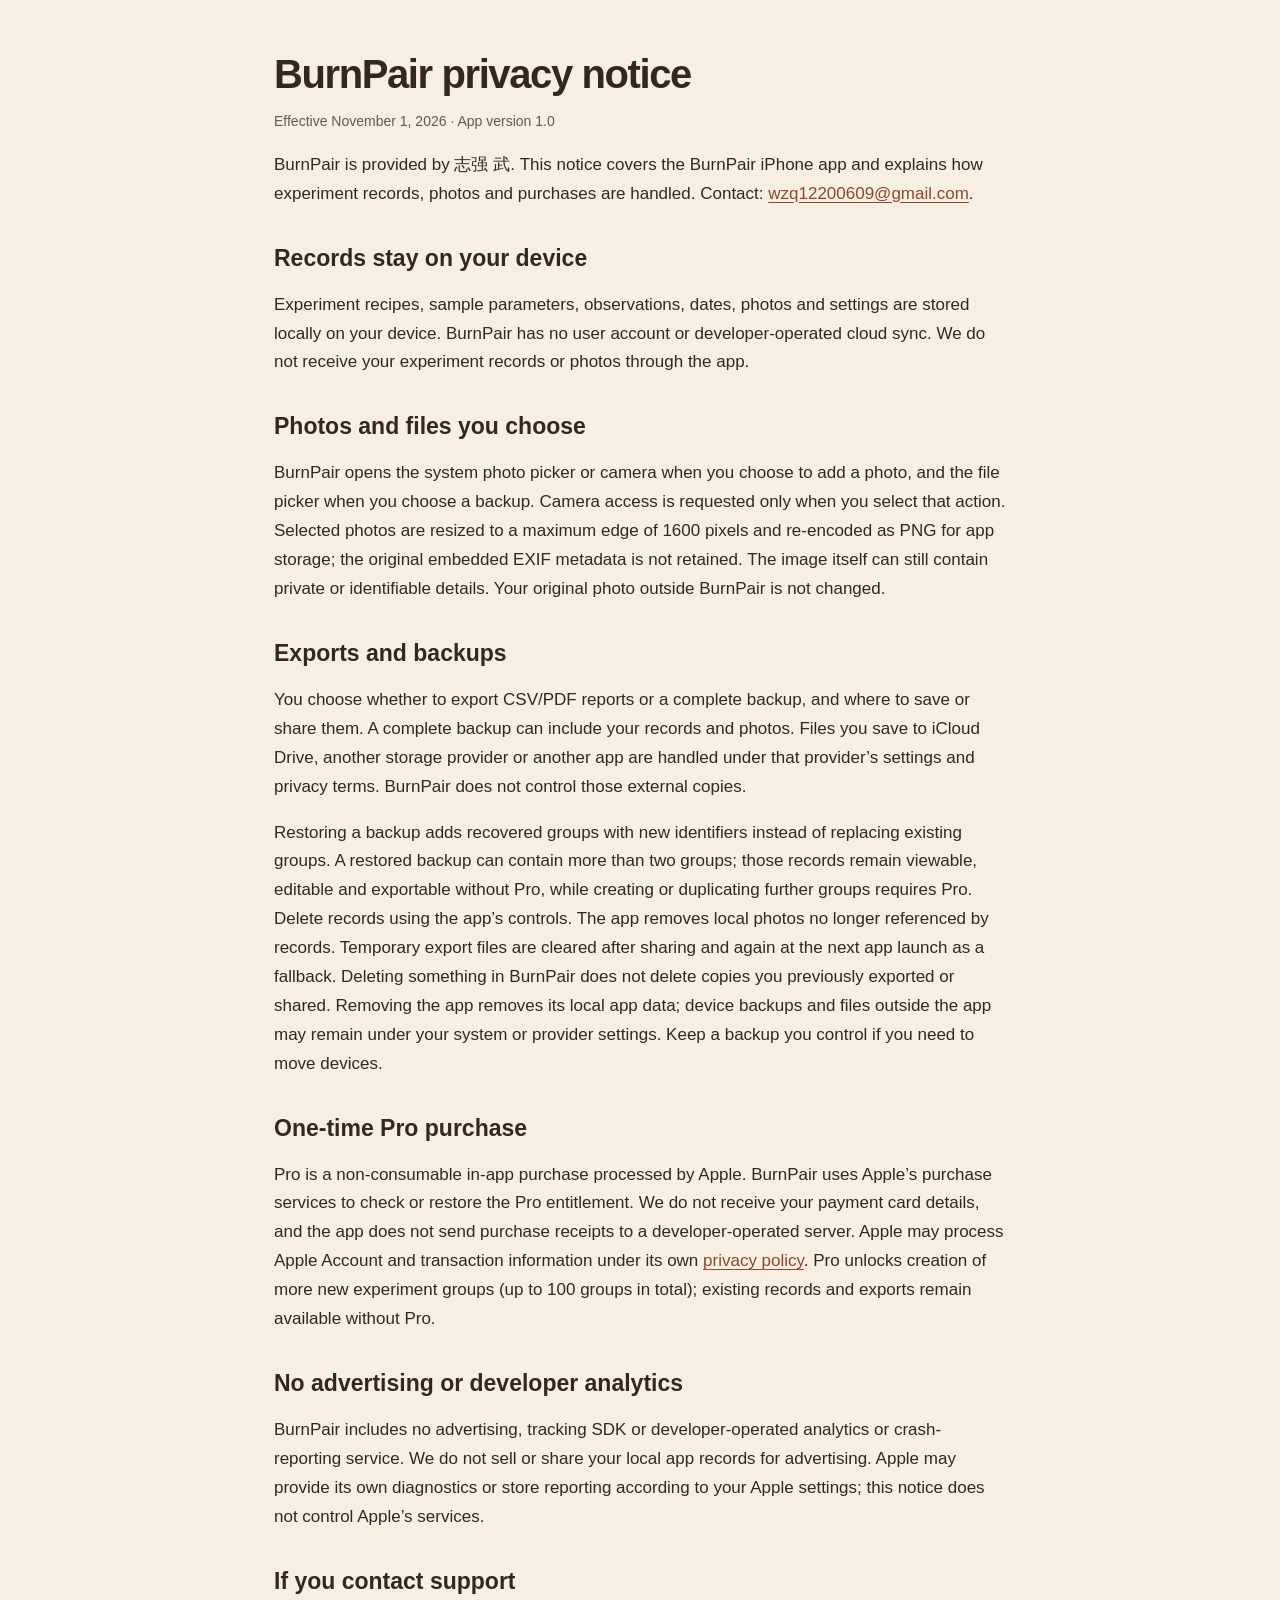
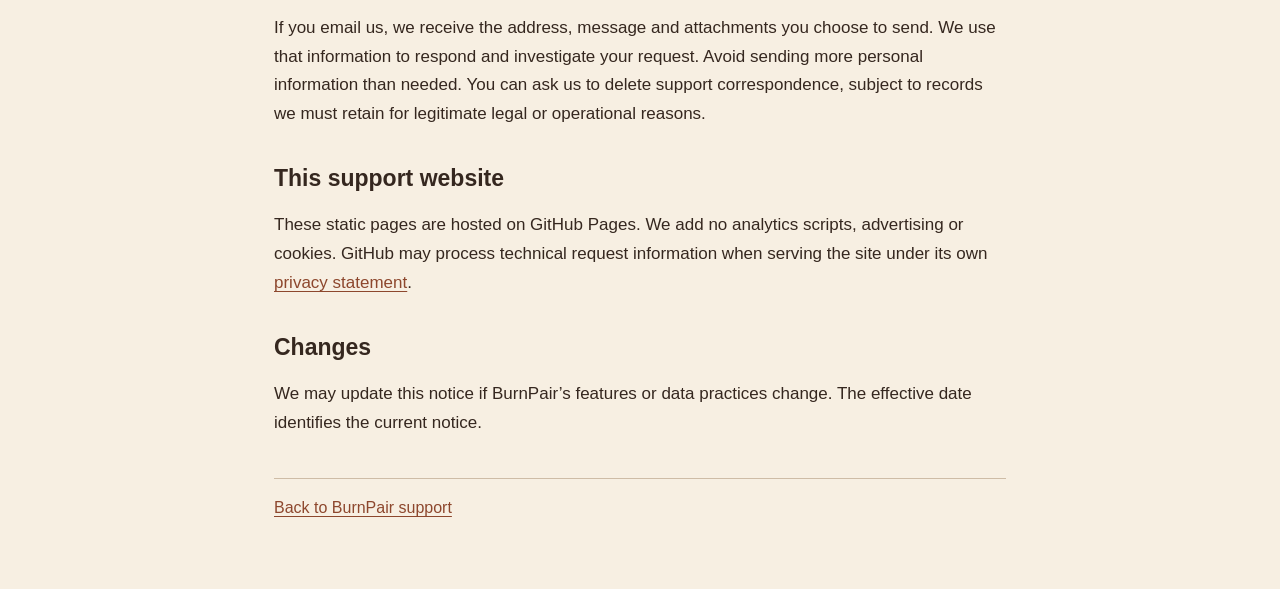
<file: burnpair/privacy.html>
<!doctype html><html lang="en"><head><meta charset="utf-8"><meta name="viewport" content="width=device-width,initial-scale=1"><meta name="description" content="How BurnPair handles local experiment records, photos, exports and purchases."><title>BurnPair Privacy Notice</title><link rel="stylesheet" href="style.css"></head><body><main><h1>BurnPair privacy notice</h1><p class="small">Effective November 1, 2026 · App version 1.0</p><p>BurnPair is provided by 志强 武. This notice covers the BurnPair iPhone app and explains how experiment records, photos and purchases are handled. Contact: <a href="mailto:wzq12200609@gmail.com">wzq12200609@gmail.com</a>.</p><h2>Records stay on your device</h2><p>Experiment recipes, sample parameters, observations, dates, photos and settings are stored locally on your device. BurnPair has no user account or developer-operated cloud sync. We do not receive your experiment records or photos through the app.</p><h2>Photos and files you choose</h2><p>BurnPair opens the system photo picker or camera when you choose to add a photo, and the file picker when you choose a backup. Camera access is requested only when you select that action. Selected photos are resized to a maximum edge of 1600 pixels and re-encoded as PNG for app storage; the original embedded EXIF metadata is not retained. The image itself can still contain private or identifiable details. Your original photo outside BurnPair is not changed.</p><h2>Exports and backups</h2><p>You choose whether to export CSV/PDF reports or a complete backup, and where to save or share them. A complete backup can include your records and photos. Files you save to iCloud Drive, another storage provider or another app are handled under that provider’s settings and privacy terms. BurnPair does not control those external copies.</p><p>Restoring a backup adds recovered groups with new identifiers instead of replacing existing groups. A restored backup can contain more than two groups; those records remain viewable, editable and exportable without Pro, while creating or duplicating further groups requires Pro.

Delete records using the app’s controls. The app removes local photos no longer referenced by records. Temporary export files are cleared after sharing and again at the next app launch as a fallback. Deleting something in BurnPair does not delete copies you previously exported or shared. Removing the app removes its local app data; device backups and files outside the app may remain under your system or provider settings. Keep a backup you control if you need to move devices.</p><h2>One-time Pro purchase</h2><p>Pro is a non-consumable in-app purchase processed by Apple. BurnPair uses Apple’s purchase services to check or restore the Pro entitlement. We do not receive your payment card details, and the app does not send purchase receipts to a developer-operated server. Apple may process Apple Account and transaction information under its own <a href="https://www.apple.com/legal/privacy/">privacy policy</a>. Pro unlocks creation of more new experiment groups (up to 100 groups in total); existing records and exports remain available without Pro.</p><h2>No advertising or developer analytics</h2><p>BurnPair includes no advertising, tracking SDK or developer-operated analytics or crash-reporting service. We do not sell or share your local app records for advertising. Apple may provide its own diagnostics or store reporting according to your Apple settings; this notice does not control Apple’s services.</p><h2>If you contact support</h2><p>If you email us, we receive the address, message and attachments you choose to send. We use that information to respond and investigate your request. Avoid sending more personal information than needed. You can ask us to delete support correspondence, subject to records we must retain for legitimate legal or operational reasons.</p><h2>This support website</h2><p>These static pages are hosted on GitHub Pages. We add no analytics scripts, advertising or cookies. GitHub may process technical request information when serving the site under its own <a href="https://docs.github.com/en/site-policy/privacy-policies/github-general-privacy-statement">privacy statement</a>.</p><h2>Changes</h2><p>We may update this notice if BurnPair’s features or data practices change. The effective date identifies the current notice.</p><nav><a href="./">Back to BurnPair support</a></nav></main></body></html>
</file>
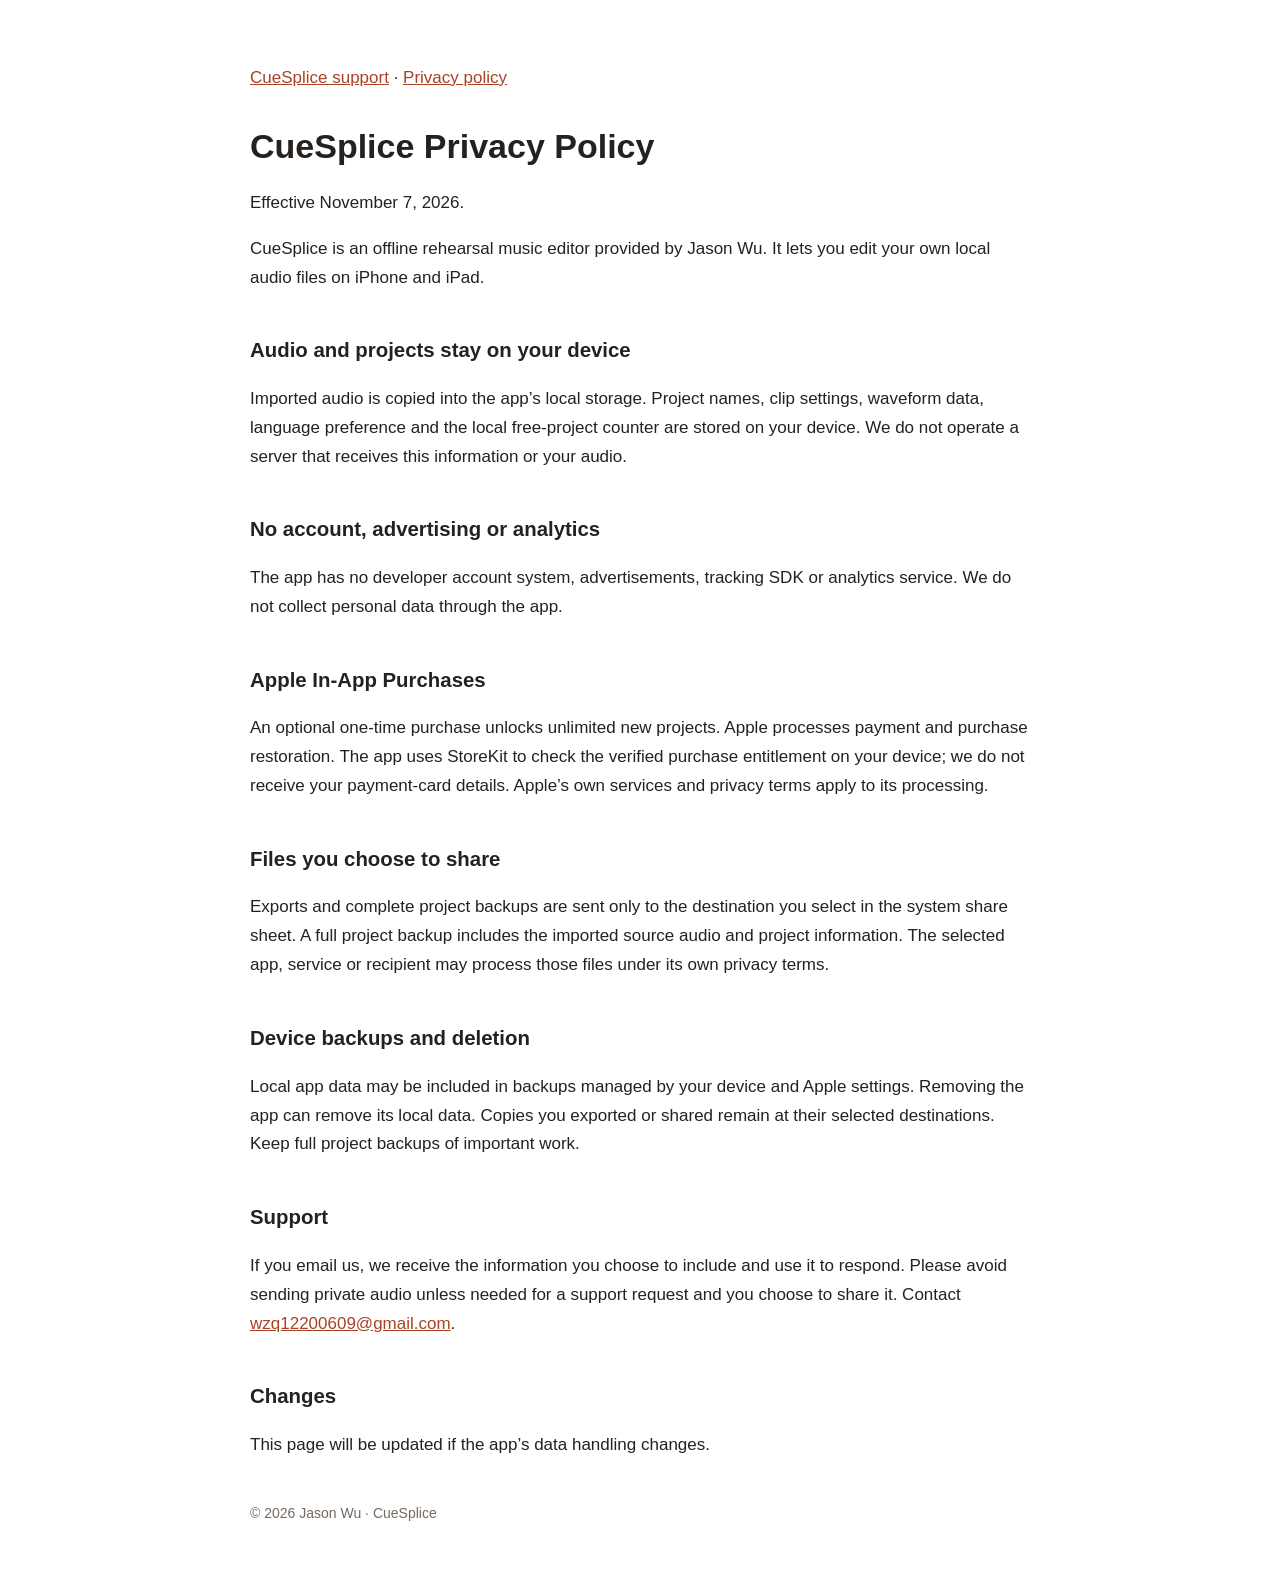
<file: cuesplice/privacy.html>
<!doctype html>
<html lang="en"><head><meta charset="utf-8"><meta name="viewport" content="width=device-width,initial-scale=1"><title>Privacy policy · CueSplice</title><style>body{font:17px/1.7 -apple-system,BlinkMacSystemFont,"Segoe UI",sans-serif;color:#25211e;max-width:780px;margin:64px auto;padding:0 24px}h1{line-height:1.15}h2{margin-top:2em;font-size:1.2em}a{color:#a94224}footer{margin-top:3em;color:#756a60;font-size:14px}nav{margin-bottom:2em}li{margin:.4em 0}</style></head><body><nav><a href="index.html">CueSplice support</a> · <a href="privacy.html">Privacy policy</a></nav><h1>CueSplice Privacy Policy</h1><p>Effective November 7, 2026.</p><p>CueSplice is an offline rehearsal music editor provided by Jason Wu. It lets you edit your own local audio files on iPhone and iPad.</p><h2>Audio and projects stay on your device</h2><p>Imported audio is copied into the app’s local storage. Project names, clip settings, waveform data, language preference and the local free-project counter are stored on your device. We do not operate a server that receives this information or your audio.</p><h2>No account, advertising or analytics</h2><p>The app has no developer account system, advertisements, tracking SDK or analytics service. We do not collect personal data through the app.</p><h2>Apple In-App Purchases</h2><p>An optional one-time purchase unlocks unlimited new projects. Apple processes payment and purchase restoration. The app uses StoreKit to check the verified purchase entitlement on your device; we do not receive your payment-card details. Apple’s own services and privacy terms apply to its processing.</p><h2>Files you choose to share</h2><p>Exports and complete project backups are sent only to the destination you select in the system share sheet. A full project backup includes the imported source audio and project information. The selected app, service or recipient may process those files under its own privacy terms.</p><h2>Device backups and deletion</h2><p>Local app data may be included in backups managed by your device and Apple settings. Removing the app can remove its local data. Copies you exported or shared remain at their selected destinations. Keep full project backups of important work.</p><h2>Support</h2><p>If you email us, we receive the information you choose to include and use it to respond. Please avoid sending private audio unless needed for a support request and you choose to share it. Contact <a href="mailto:wzq12200609@gmail.com">wzq12200609@gmail.com</a>.</p><h2>Changes</h2><p>This page will be updated if the app’s data handling changes.</p><footer>© 2026 Jason Wu · CueSplice</footer></body></html>
</file>
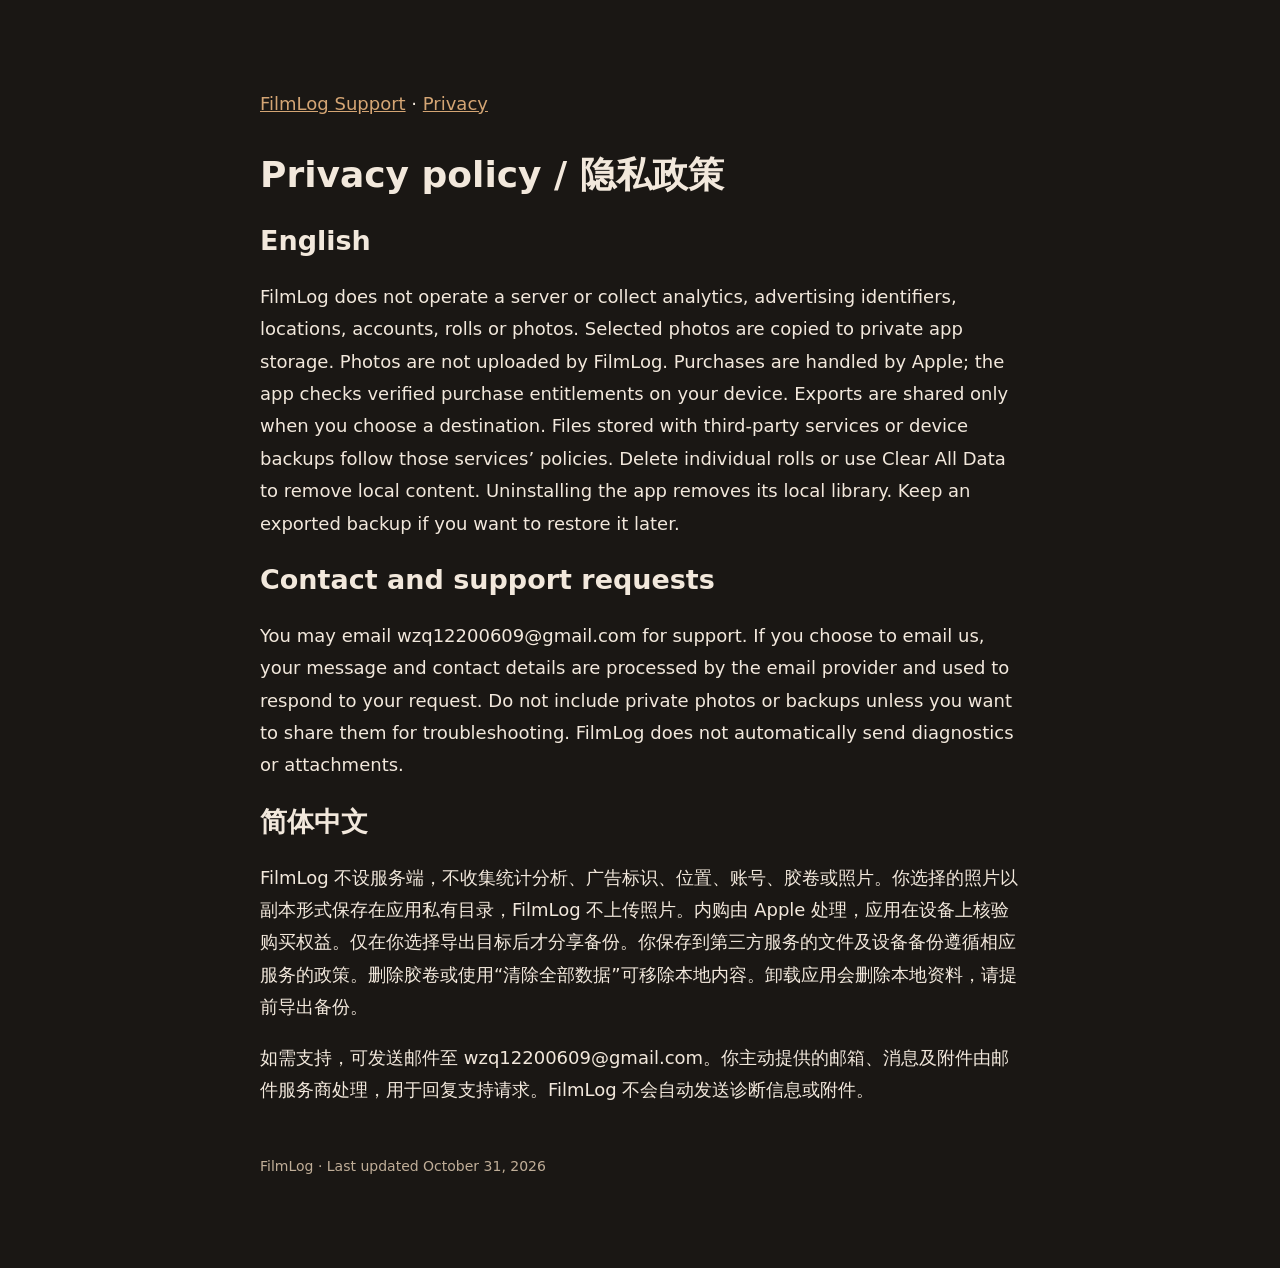
<file: filmlog/privacy.html>
<!doctype html><html lang="en"><meta charset="utf-8"><meta name="viewport" content="width=device-width,initial-scale=1"><title>Privacy policy / 隐私政策 · FilmLog</title><style>body{margin:0;background:#1a1714;color:#f2e8dc;font:18px/1.8 system-ui,sans-serif}main{max-width:760px;margin:64px auto;padding:24px}a{color:#d4a574}h1,h2{line-height:1.3}p{white-space:pre-line}nav{margin-bottom:32px}footer{margin-top:48px;color:#c0ae98;font-size:14px}</style><main><nav><a href="index.html">FilmLog Support</a> · <a href="privacy.html">Privacy</a></nav><h1>Privacy policy / 隐私政策</h1><h2>English</h2><p>FilmLog does not operate a server or collect analytics, advertising identifiers, locations, accounts, rolls or photos. Selected photos are copied to private app storage. Photos are not uploaded by FilmLog. Purchases are handled by Apple; the app checks verified purchase entitlements on your device. Exports are shared only when you choose a destination. Files stored with third-party services or device backups follow those services’ policies. Delete individual rolls or use Clear All Data to remove local content. Uninstalling the app removes its local library. Keep an exported backup if you want to restore it later.</p><h2>Contact and support requests</h2><p>You may email wzq12200609@gmail.com for support. If you choose to email us, your message and contact details are processed by the email provider and used to respond to your request. Do not include private photos or backups unless you want to share them for troubleshooting. FilmLog does not automatically send diagnostics or attachments.</p><h2>简体中文</h2><p>FilmLog 不设服务端，不收集统计分析、广告标识、位置、账号、胶卷或照片。你选择的照片以副本形式保存在应用私有目录，FilmLog 不上传照片。内购由 Apple 处理，应用在设备上核验购买权益。仅在你选择导出目标后才分享备份。你保存到第三方服务的文件及设备备份遵循相应服务的政策。删除胶卷或使用“清除全部数据”可移除本地内容。卸载应用会删除本地资料，请提前导出备份。</p><p>如需支持，可发送邮件至 wzq12200609@gmail.com。你主动提供的邮箱、消息及附件由邮件服务商处理，用于回复支持请求。FilmLog 不会自动发送诊断信息或附件。</p><footer>FilmLog · Last updated October 31, 2026</footer></main></html>
</file>
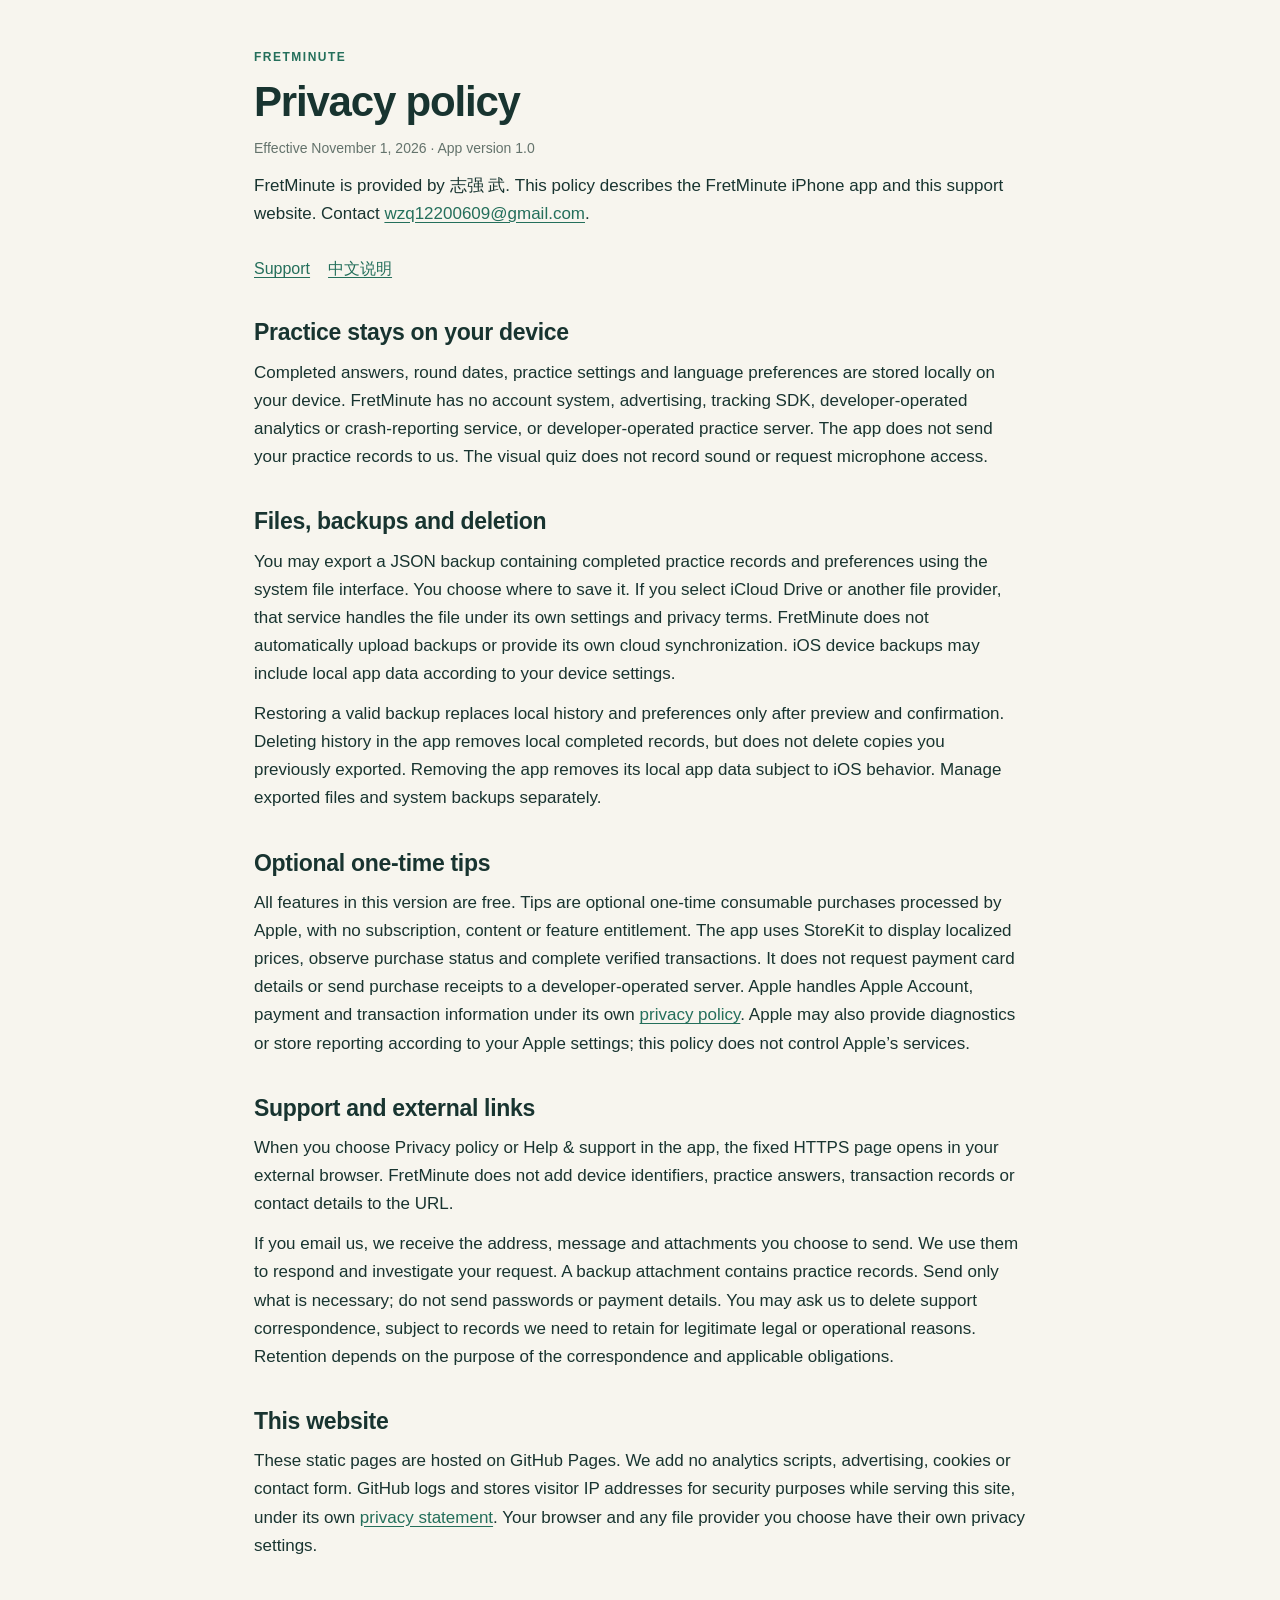
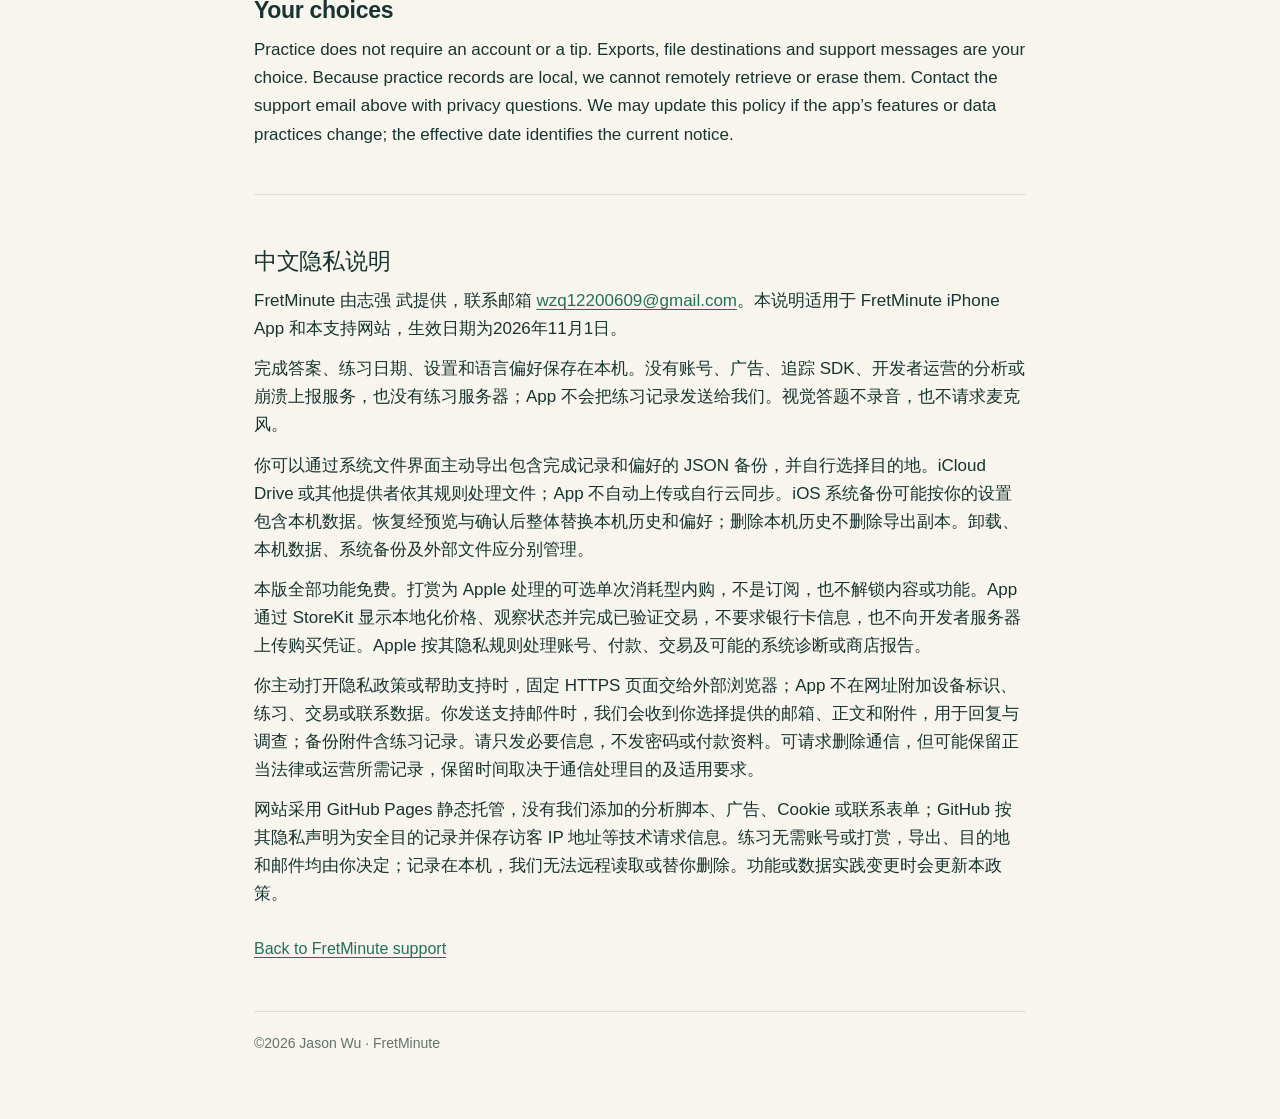
<file: fretminute/privacy.html>
<!doctype html>
<html lang="en"><head><meta charset="utf-8"><meta name="viewport" content="width=device-width,initial-scale=1"><meta name="description" content="FretMinute privacy: local guitar practice records, user-controlled backups, Apple tips and support contact."><title>FretMinute Privacy Policy</title><link rel="icon" type="image/svg+xml" href="icon.svg"><link rel="stylesheet" href="style.css"></head><body><main>
<div class="label">FretMinute</div><h1>Privacy policy</h1><p class="small">Effective November 1, 2026 · App version 1.0</p><p>FretMinute is provided by 志强 武. This policy describes the FretMinute iPhone app and this support website. Contact <a href="mailto:wzq12200609@gmail.com">wzq12200609@gmail.com</a>.</p><nav aria-label="Page links"><a href="./">Support</a><a href="#zh" lang="zh-Hans">中文说明</a></nav>
<h2>Practice stays on your device</h2><p>Completed answers, round dates, practice settings and language preferences are stored locally on your device. FretMinute has no account system, advertising, tracking SDK, developer-operated analytics or crash-reporting service, or developer-operated practice server. The app does not send your practice records to us. The visual quiz does not record sound or request microphone access.</p>
<h2>Files, backups and deletion</h2><p>You may export a JSON backup containing completed practice records and preferences using the system file interface. You choose where to save it. If you select iCloud Drive or another file provider, that service handles the file under its own settings and privacy terms. FretMinute does not automatically upload backups or provide its own cloud synchronization. iOS device backups may include local app data according to your device settings.</p><p>Restoring a valid backup replaces local history and preferences only after preview and confirmation. Deleting history in the app removes local completed records, but does not delete copies you previously exported. Removing the app removes its local app data subject to iOS behavior. Manage exported files and system backups separately.</p>
<h2>Optional one-time tips</h2><p>All features in this version are free. Tips are optional one-time consumable purchases processed by Apple, with no subscription, content or feature entitlement. The app uses StoreKit to display localized prices, observe purchase status and complete verified transactions. It does not request payment card details or send purchase receipts to a developer-operated server. Apple handles Apple Account, payment and transaction information under its own <a href="https://www.apple.com/legal/privacy/">privacy policy</a>. Apple may also provide diagnostics or store reporting according to your Apple settings; this policy does not control Apple’s services.</p>
<h2>Support and external links</h2><p>When you choose Privacy policy or Help &amp; support in the app, the fixed HTTPS page opens in your external browser. FretMinute does not add device identifiers, practice answers, transaction records or contact details to the URL.</p><p>If you email us, we receive the address, message and attachments you choose to send. We use them to respond and investigate your request. A backup attachment contains practice records. Send only what is necessary; do not send passwords or payment details. You may ask us to delete support correspondence, subject to records we need to retain for legitimate legal or operational reasons. Retention depends on the purpose of the correspondence and applicable obligations.</p>
<h2>This website</h2><p>These static pages are hosted on GitHub Pages. We add no analytics scripts, advertising, cookies or contact form. GitHub logs and stores visitor IP addresses for security purposes while serving this site, under its own <a href="https://docs.github.com/en/site-policy/privacy-policies/github-general-privacy-statement">privacy statement</a>. Your browser and any file provider you choose have their own privacy settings.</p>
<h2>Your choices</h2><p>Practice does not require an account or a tip. Exports, file destinations and support messages are your choice. Because practice records are local, we cannot remotely retrieve or erase them. Contact the support email above with privacy questions. We may update this policy if the app’s features or data practices change; the effective date identifies the current notice.</p>
<section class="secondary" id="zh" lang="zh-Hans"><h2>中文隐私说明</h2><p>FretMinute 由志强 武提供，联系邮箱 <a href="mailto:wzq12200609@gmail.com">wzq12200609@gmail.com</a>。本说明适用于 FretMinute iPhone App 和本支持网站，生效日期为2026年11月1日。</p><p>完成答案、练习日期、设置和语言偏好保存在本机。没有账号、广告、追踪 SDK、开发者运营的分析或崩溃上报服务，也没有练习服务器；App 不会把练习记录发送给我们。视觉答题不录音，也不请求麦克风。</p><p>你可以通过系统文件界面主动导出包含完成记录和偏好的 JSON 备份，并自行选择目的地。iCloud Drive 或其他提供者依其规则处理文件；App 不自动上传或自行云同步。iOS 系统备份可能按你的设置包含本机数据。恢复经预览与确认后整体替换本机历史和偏好；删除本机历史不删除导出副本。卸载、本机数据、系统备份及外部文件应分别管理。</p><p>本版全部功能免费。打赏为 Apple 处理的可选单次消耗型内购，不是订阅，也不解锁内容或功能。App 通过 StoreKit 显示本地化价格、观察状态并完成已验证交易，不要求银行卡信息，也不向开发者服务器上传购买凭证。Apple 按其隐私规则处理账号、付款、交易及可能的系统诊断或商店报告。</p><p>你主动打开隐私政策或帮助支持时，固定 HTTPS 页面交给外部浏览器；App 不在网址附加设备标识、练习、交易或联系数据。你发送支持邮件时，我们会收到你选择提供的邮箱、正文和附件，用于回复与调查；备份附件含练习记录。请只发必要信息，不发密码或付款资料。可请求删除通信，但可能保留正当法律或运营所需记录，保留时间取决于通信处理目的及适用要求。</p><p>网站采用 GitHub Pages 静态托管，没有我们添加的分析脚本、广告、Cookie 或联系表单；GitHub 按其隐私声明为安全目的记录并保存访客 IP 地址等技术请求信息。练习无需账号或打赏，导出、目的地和邮件均由你决定；记录在本机，我们无法远程读取或替你删除。功能或数据实践变更时会更新本政策。</p></section>
<nav><a href="./">Back to FretMinute support</a></nav><footer>©2026 Jason Wu · FretMinute</footer>
</main></body></html>
</file>
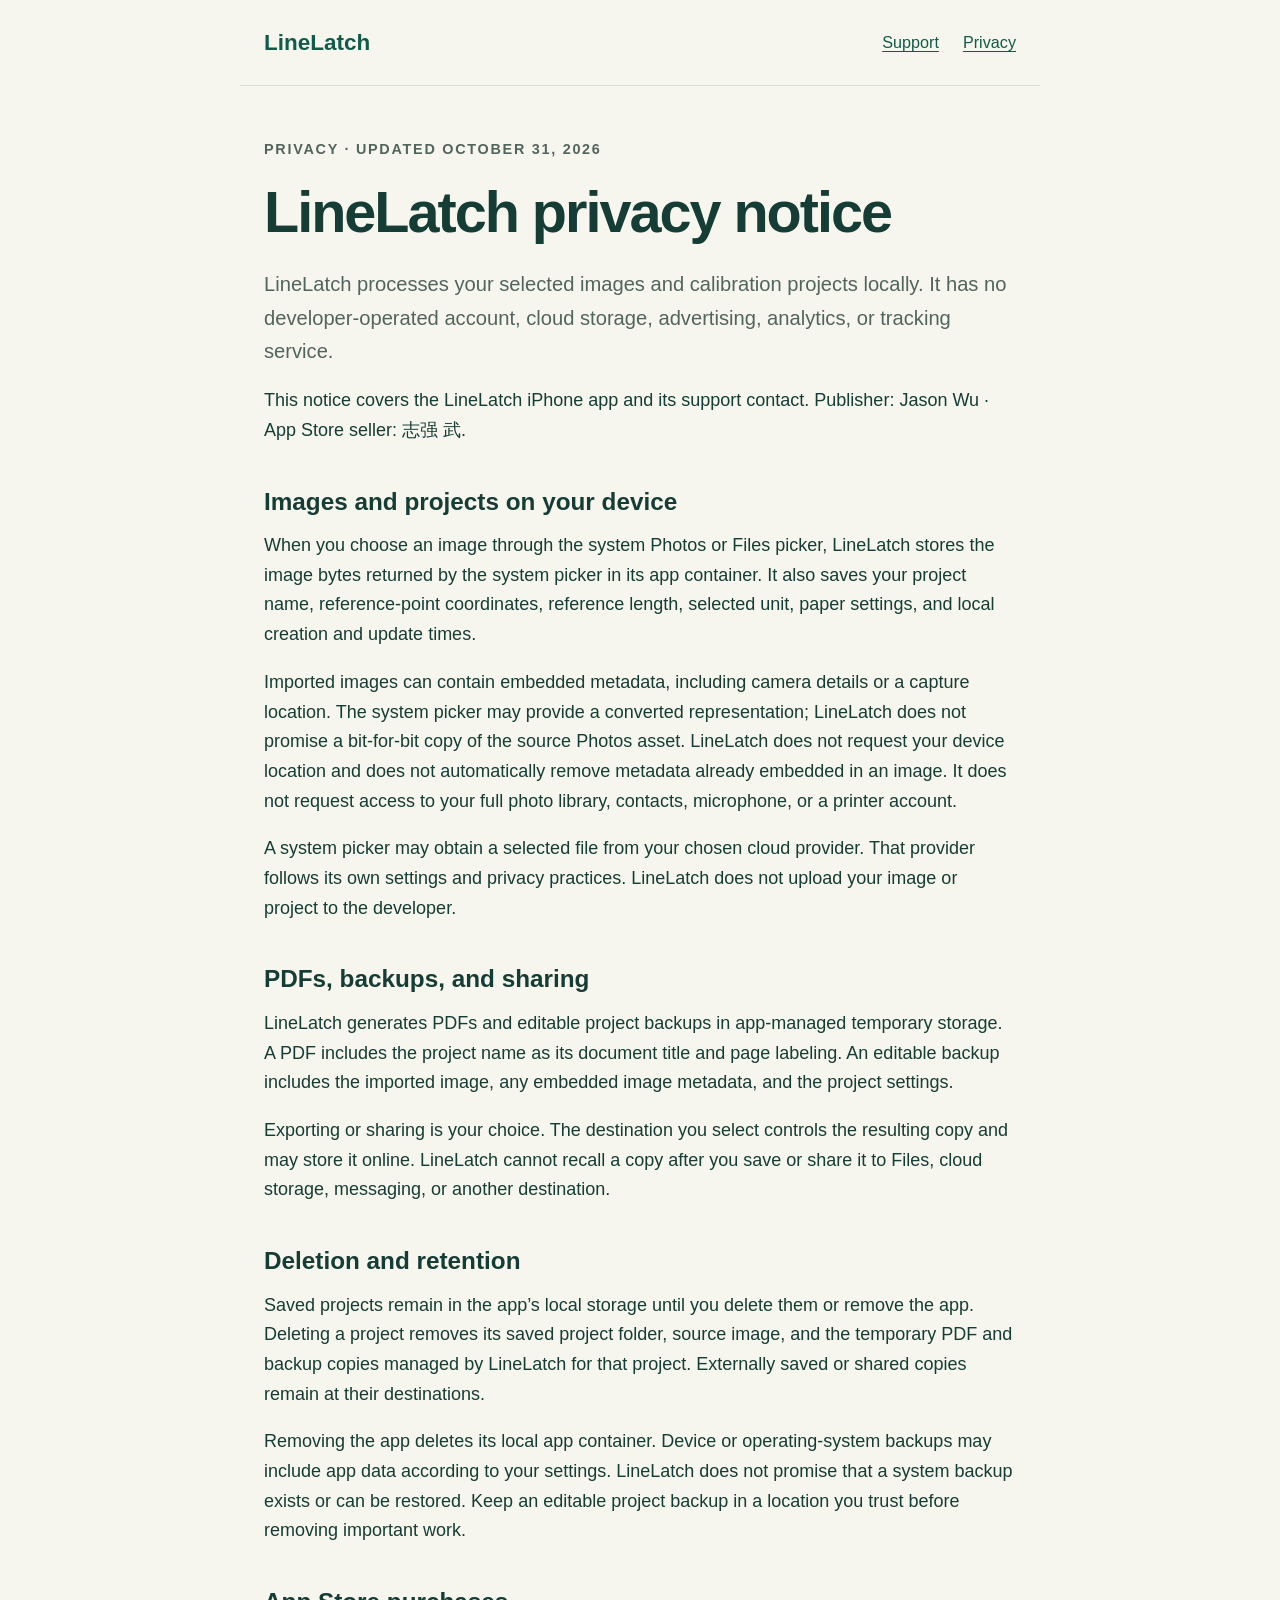
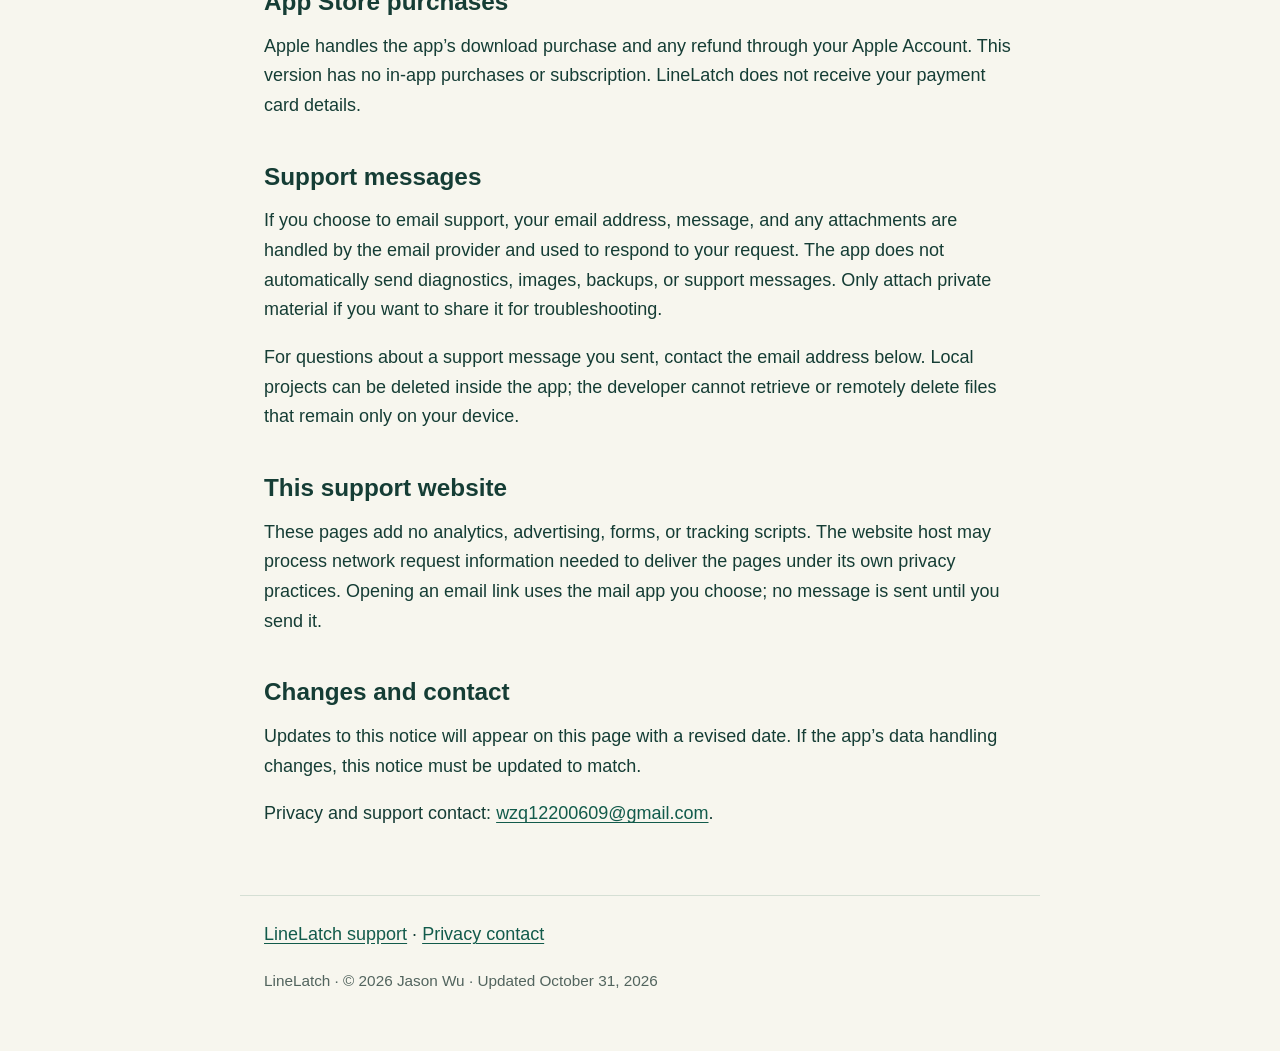
<file: linelatch/privacy.html>
<!doctype html>
<html lang="en">
<head>
  <meta charset="utf-8">
  <meta name="viewport" content="width=device-width,initial-scale=1">
  <meta name="description" content="How LineLatch handles selected images, local projects, exports, backups, and support requests.">
  <title>LineLatch Privacy Notice</title>
  <link rel="stylesheet" href="style.css">
</head>
<body>
  <header><a class="brand" href="./">LineLatch</a><nav aria-label="Main navigation"><a href="./">Support</a><a href="privacy.html" aria-current="page">Privacy</a></nav></header>
  <main>
    <p class="eyebrow">Privacy · Updated October 31, 2026</p>
    <h1>LineLatch privacy notice</h1>
    <p class="intro">LineLatch processes your selected images and calibration projects locally. It has no developer-operated account, cloud storage, advertising, analytics, or tracking service.</p>
    <p>This notice covers the LineLatch iPhone app and its support contact. Publisher: Jason Wu · App Store seller: 志强 武.</p>

    <h2>Images and projects on your device</h2>
    <p>When you choose an image through the system Photos or Files picker, LineLatch stores the image bytes returned by the system picker in its app container. It also saves your project name, reference-point coordinates, reference length, selected unit, paper settings, and local creation and update times.</p>
    <p>Imported images can contain embedded metadata, including camera details or a capture location. The system picker may provide a converted representation; LineLatch does not promise a bit-for-bit copy of the source Photos asset. LineLatch does not request your device location and does not automatically remove metadata already embedded in an image. It does not request access to your full photo library, contacts, microphone, or a printer account.</p>
    <p>A system picker may obtain a selected file from your chosen cloud provider. That provider follows its own settings and privacy practices. LineLatch does not upload your image or project to the developer.</p>

    <h2>PDFs, backups, and sharing</h2>
    <p>LineLatch generates PDFs and editable project backups in app-managed temporary storage. A PDF includes the project name as its document title and page labeling. An editable backup includes the imported image, any embedded image metadata, and the project settings.</p>
    <p>Exporting or sharing is your choice. The destination you select controls the resulting copy and may store it online. LineLatch cannot recall a copy after you save or share it to Files, cloud storage, messaging, or another destination.</p>

    <h2>Deletion and retention</h2>
    <p>Saved projects remain in the app’s local storage until you delete them or remove the app. Deleting a project removes its saved project folder, source image, and the temporary PDF and backup copies managed by LineLatch for that project. Externally saved or shared copies remain at their destinations.</p>
    <p>Removing the app deletes its local app container. Device or operating-system backups may include app data according to your settings. LineLatch does not promise that a system backup exists or can be restored. Keep an editable project backup in a location you trust before removing important work.</p>

    <h2>App Store purchases</h2>
    <p>Apple handles the app’s download purchase and any refund through your Apple Account. This version has no in-app purchases or subscription. LineLatch does not receive your payment card details.</p>

    <h2>Support messages</h2>
    <p>If you choose to email support, your email address, message, and any attachments are handled by the email provider and used to respond to your request. The app does not automatically send diagnostics, images, backups, or support messages. Only attach private material if you want to share it for troubleshooting.</p>
    <p>For questions about a support message you sent, contact the email address below. Local projects can be deleted inside the app; the developer cannot retrieve or remotely delete files that remain only on your device.</p>

    <h2>This support website</h2>
    <p>These pages add no analytics, advertising, forms, or tracking scripts. The website host may process network request information needed to deliver the pages under its own privacy practices. Opening an email link uses the mail app you choose; no message is sent until you send it.</p>

    <h2>Changes and contact</h2>
    <p>Updates to this notice will appear on this page with a revised date. If the app’s data handling changes, this notice must be updated to match.</p>
    <p class="contact">Privacy and support contact: <a href="mailto:wzq12200609@gmail.com?subject=LineLatch%20privacy">wzq12200609@gmail.com</a>.</p>
  </main>
  <footer><p><a href="./">LineLatch support</a> · <a href="mailto:wzq12200609@gmail.com?subject=LineLatch%20privacy">Privacy contact</a></p><p class="meta">LineLatch · © 2026 Jason Wu · Updated October 31, 2026</p></footer>
</body>
</html>
</file>
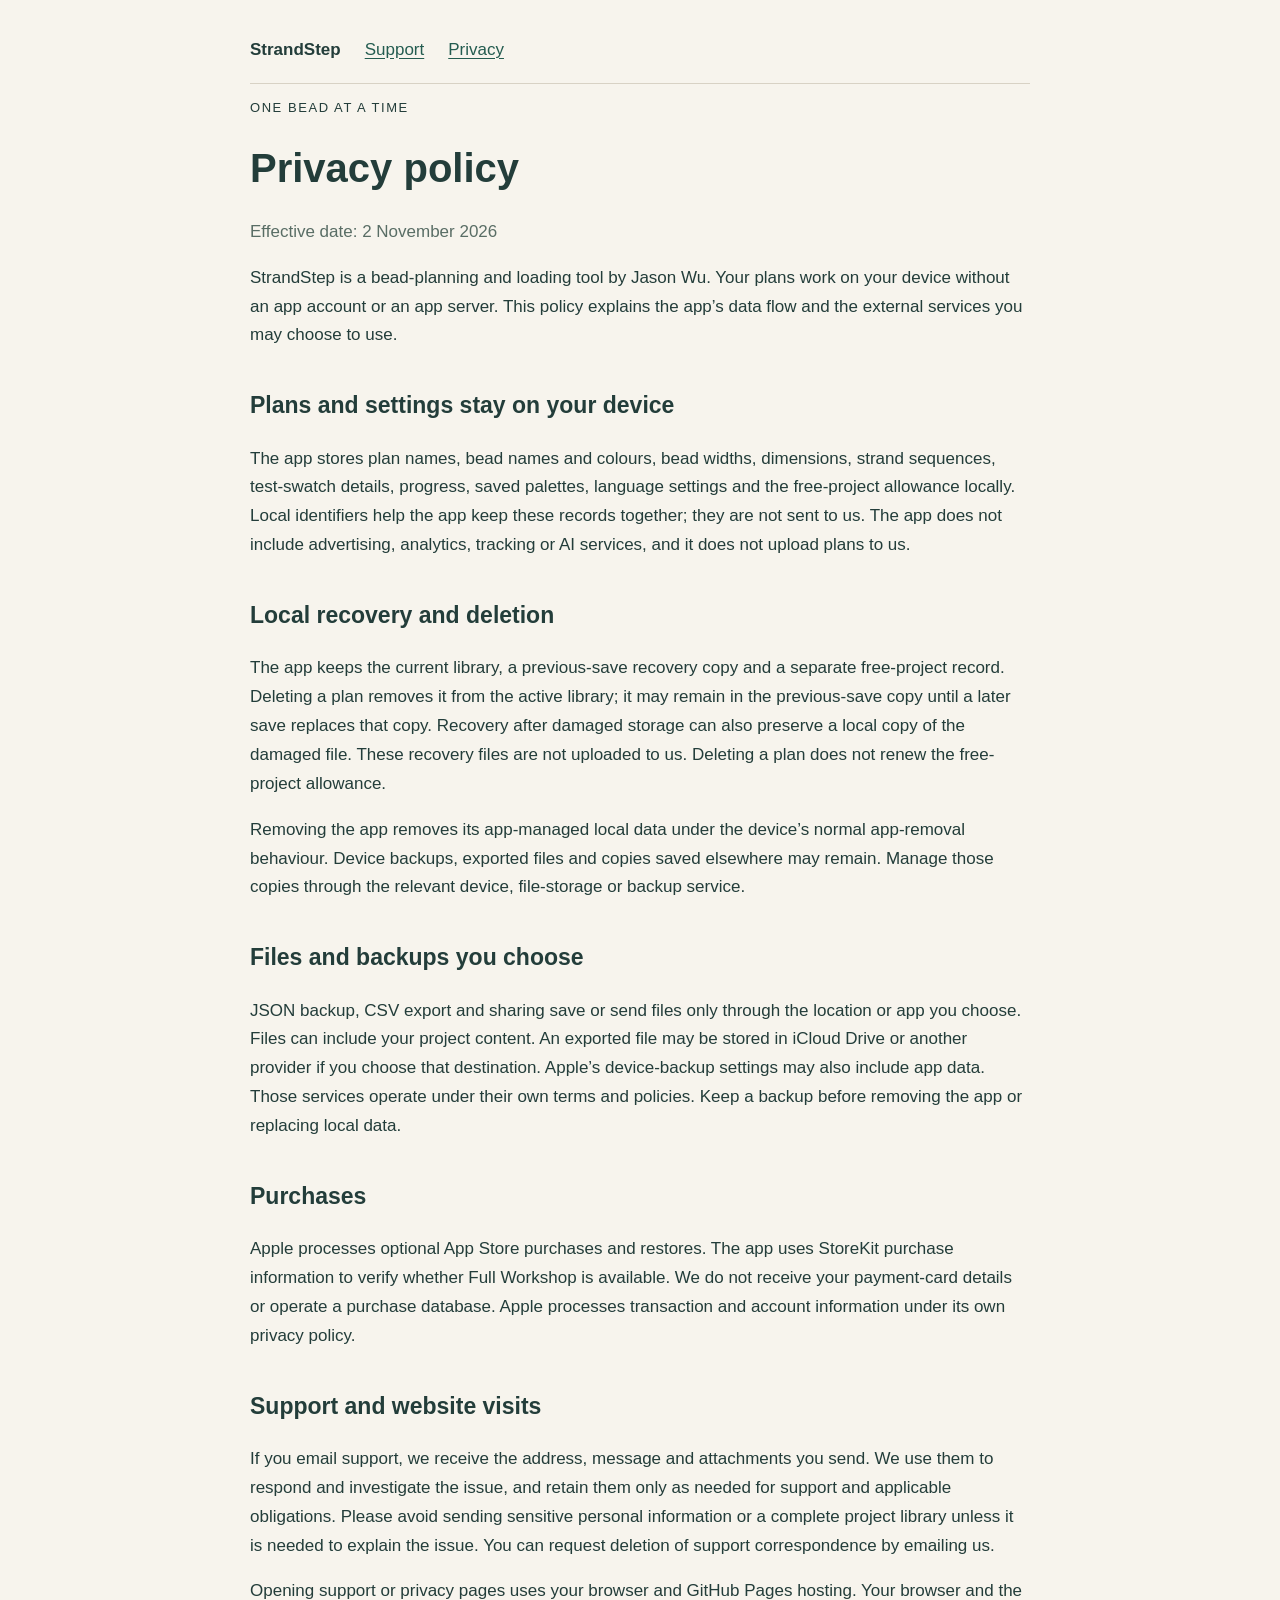
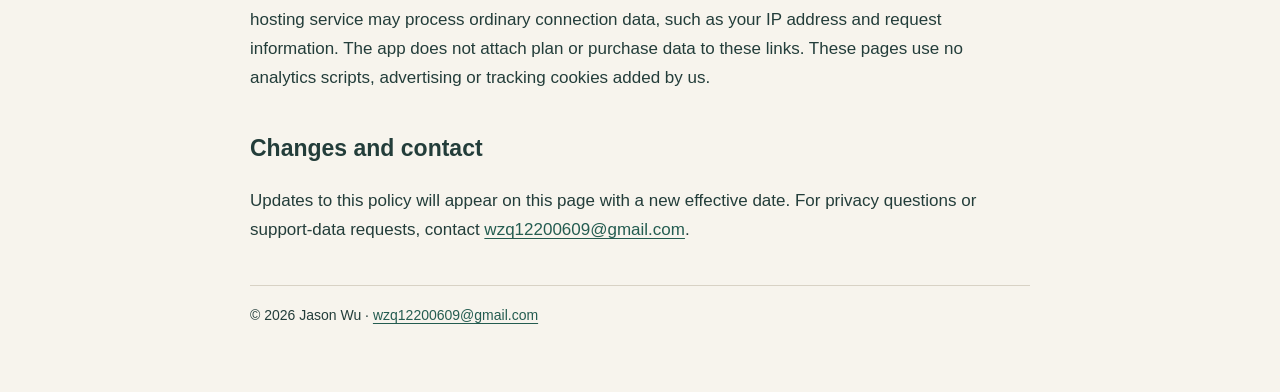
<file: strandstep/privacy.html>
<!doctype html><html lang="en"><head><meta charset="utf-8"><meta name="viewport" content="width=device-width,initial-scale=1"><title>StrandStep — Privacy policy</title><meta name="description" content="StrandStep privacy policy"><style>body{margin:0;background:#f7f4ed;color:#233d3a;font:17px/1.7 -apple-system,BlinkMacSystemFont,"Segoe UI",sans-serif}main{max-width:780px;padding:36px 24px 64px;margin:auto}h1{font-size:40px;line-height:1.13}h2{font-size:23px;margin-top:36px}a{color:#245c50;text-underline-offset:3px}nav{display:flex;gap:24px;border-bottom:1px solid #d8d2c5;padding-bottom:18px}.eyebrow{letter-spacing:.12em;font-size:13px;text-transform:uppercase}.date{color:#596d65}footer{border-top:1px solid #d8d2c5;margin-top:40px;padding-top:18px;font-size:14px}li{margin:8px 0}</style></head><body><main><nav aria-label="Main"><strong>StrandStep</strong><a href="support.html">Support</a><a href="privacy.html">Privacy</a></nav><p class="eyebrow">One bead at a time</p><h1>Privacy policy</h1><p class="date">Effective date: 2 November 2026</p><p>StrandStep is a bead-planning and loading tool by Jason Wu. Your plans work on your device without an app account or an app server. This policy explains the app’s data flow and the external services you may choose to use.</p>
<h2>Plans and settings stay on your device</h2><p>The app stores plan names, bead names and colours, bead widths, dimensions, strand sequences, test-swatch details, progress, saved palettes, language settings and the free-project allowance locally. Local identifiers help the app keep these records together; they are not sent to us. The app does not include advertising, analytics, tracking or AI services, and it does not upload plans to us.</p>
<h2>Local recovery and deletion</h2><p>The app keeps the current library, a previous-save recovery copy and a separate free-project record. Deleting a plan removes it from the active library; it may remain in the previous-save copy until a later save replaces that copy. Recovery after damaged storage can also preserve a local copy of the damaged file. These recovery files are not uploaded to us. Deleting a plan does not renew the free-project allowance.</p><p>Removing the app removes its app-managed local data under the device’s normal app-removal behaviour. Device backups, exported files and copies saved elsewhere may remain. Manage those copies through the relevant device, file-storage or backup service.</p>
<h2>Files and backups you choose</h2><p>JSON backup, CSV export and sharing save or send files only through the location or app you choose. Files can include your project content. An exported file may be stored in iCloud Drive or another provider if you choose that destination. Apple’s device-backup settings may also include app data. Those services operate under their own terms and policies. Keep a backup before removing the app or replacing local data.</p>
<h2>Purchases</h2><p>Apple processes optional App Store purchases and restores. The app uses StoreKit purchase information to verify whether Full Workshop is available. We do not receive your payment-card details or operate a purchase database. Apple processes transaction and account information under its own privacy policy.</p>
<h2>Support and website visits</h2><p>If you email support, we receive the address, message and attachments you send. We use them to respond and investigate the issue, and retain them only as needed for support and applicable obligations. Please avoid sending sensitive personal information or a complete project library unless it is needed to explain the issue. You can request deletion of support correspondence by emailing us.</p><p>Opening support or privacy pages uses your browser and GitHub Pages hosting. Your browser and the hosting service may process ordinary connection data, such as your IP address and request information. The app does not attach plan or purchase data to these links. These pages use no analytics scripts, advertising or tracking cookies added by us.</p>
<h2>Changes and contact</h2><p>Updates to this policy will appear on this page with a new effective date. For privacy questions or support-data requests, contact <a href="mailto:wzq12200609@gmail.com">wzq12200609@gmail.com</a>.</p><footer>© 2026 Jason Wu · <a href="mailto:wzq12200609@gmail.com">wzq12200609@gmail.com</a></footer></main></body></html>
</file>
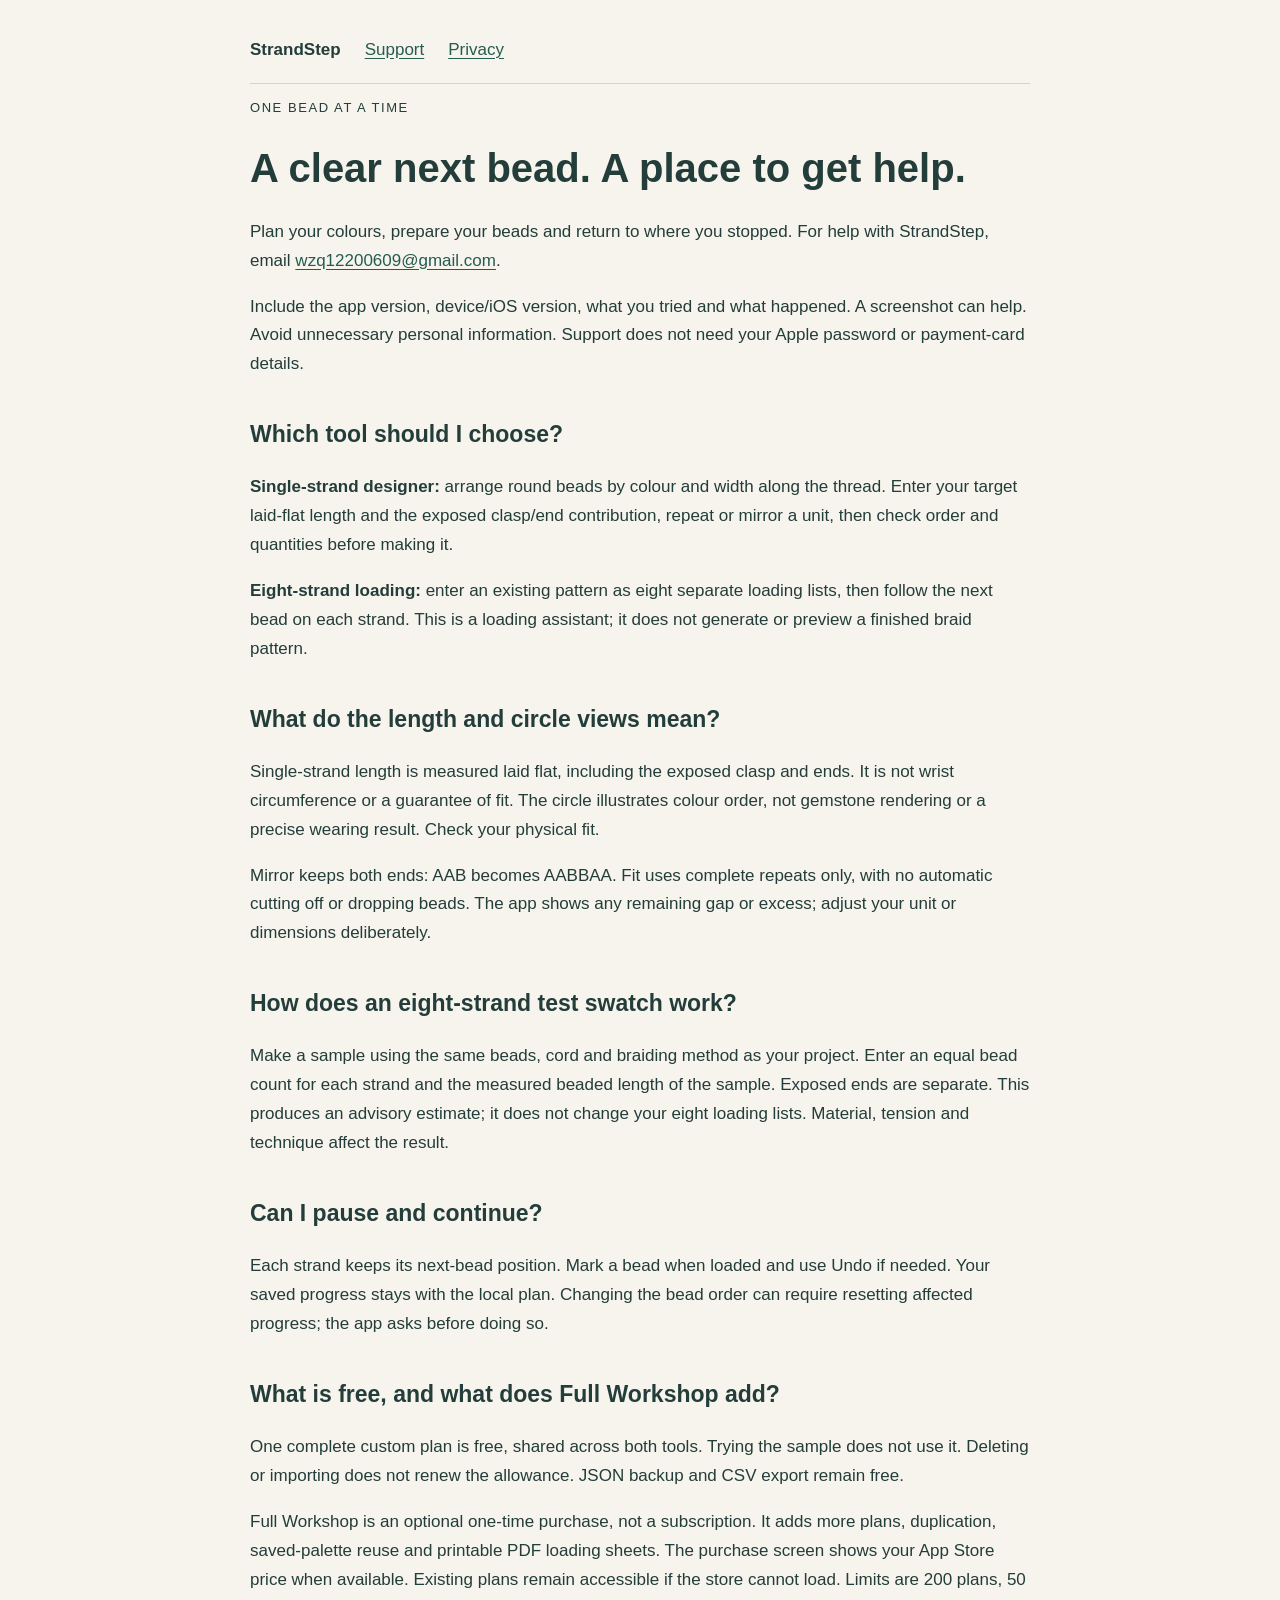
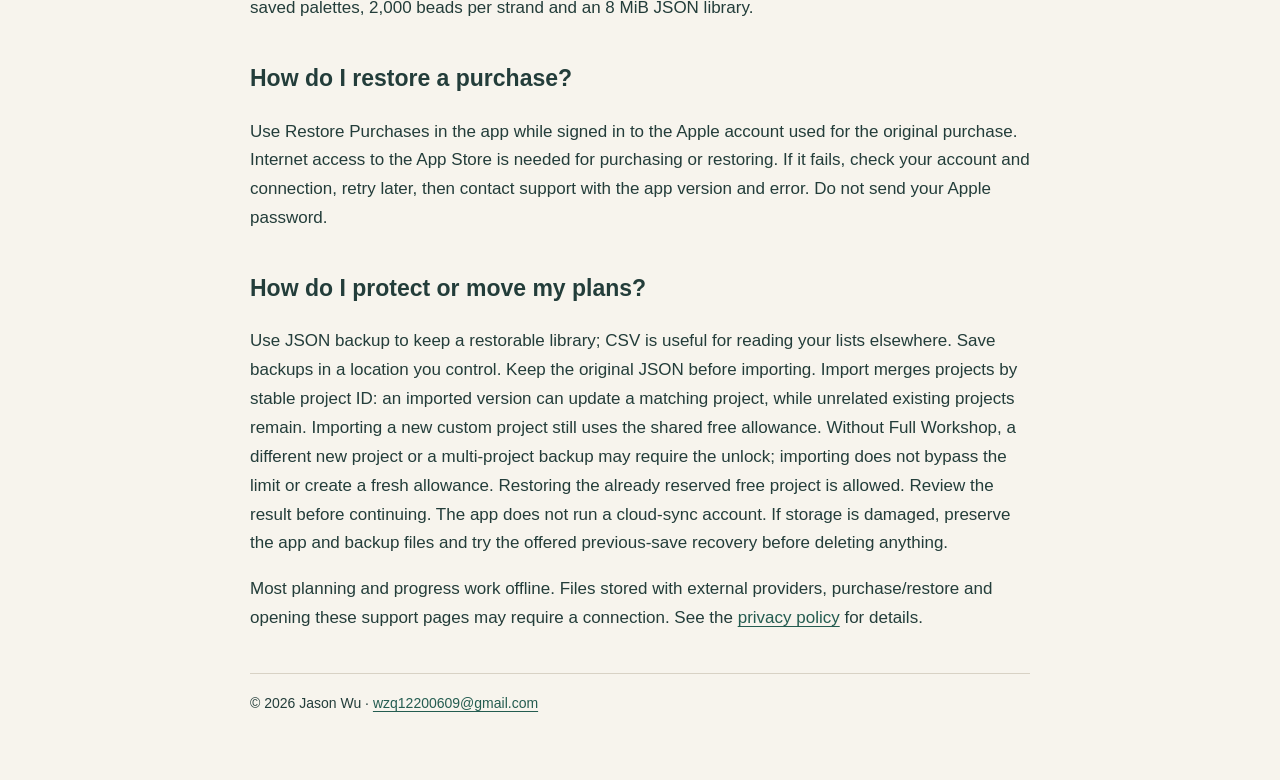
<file: strandstep/support.html>
<!doctype html><html lang="en"><head><meta charset="utf-8"><meta name="viewport" content="width=device-width,initial-scale=1"><title>StrandStep — A clear next bead. A place to get help.</title><meta name="description" content="StrandStep a clear next bead. a place to get help."><style>body{margin:0;background:#f7f4ed;color:#233d3a;font:17px/1.7 -apple-system,BlinkMacSystemFont,"Segoe UI",sans-serif}main{max-width:780px;padding:36px 24px 64px;margin:auto}h1{font-size:40px;line-height:1.13}h2{font-size:23px;margin-top:36px}a{color:#245c50;text-underline-offset:3px}nav{display:flex;gap:24px;border-bottom:1px solid #d8d2c5;padding-bottom:18px}.eyebrow{letter-spacing:.12em;font-size:13px;text-transform:uppercase}.date{color:#596d65}footer{border-top:1px solid #d8d2c5;margin-top:40px;padding-top:18px;font-size:14px}li{margin:8px 0}</style></head><body><main><nav aria-label="Main"><strong>StrandStep</strong><a href="support.html">Support</a><a href="privacy.html">Privacy</a></nav><p class="eyebrow">One bead at a time</p><h1>A clear next bead. A place to get help.</h1><p>Plan your colours, prepare your beads and return to where you stopped. For help with StrandStep, email <a href="mailto:wzq12200609@gmail.com?subject=StrandStep%20support">wzq12200609@gmail.com</a>.</p><p>Include the app version, device/iOS version, what you tried and what happened. A screenshot can help. Avoid unnecessary personal information. Support does not need your Apple password or payment-card details.</p>
<h2>Which tool should I choose?</h2><p><strong>Single-strand designer:</strong> arrange round beads by colour and width along the thread. Enter your target laid-flat length and the exposed clasp/end contribution, repeat or mirror a unit, then check order and quantities before making it.</p><p><strong>Eight-strand loading:</strong> enter an existing pattern as eight separate loading lists, then follow the next bead on each strand. This is a loading assistant; it does not generate or preview a finished braid pattern.</p>
<h2>What do the length and circle views mean?</h2><p>Single-strand length is measured laid flat, including the exposed clasp and ends. It is not wrist circumference or a guarantee of fit. The circle illustrates colour order, not gemstone rendering or a precise wearing result. Check your physical fit.</p><p>Mirror keeps both ends: AAB becomes AABBAA. Fit uses complete repeats only, with no automatic cutting off or dropping beads. The app shows any remaining gap or excess; adjust your unit or dimensions deliberately.</p>
<h2>How does an eight-strand test swatch work?</h2><p>Make a sample using the same beads, cord and braiding method as your project. Enter an equal bead count for each strand and the measured beaded length of the sample. Exposed ends are separate. This produces an advisory estimate; it does not change your eight loading lists. Material, tension and technique affect the result.</p>
<h2>Can I pause and continue?</h2><p>Each strand keeps its next-bead position. Mark a bead when loaded and use Undo if needed. Your saved progress stays with the local plan. Changing the bead order can require resetting affected progress; the app asks before doing so.</p>
<h2>What is free, and what does Full Workshop add?</h2><p>One complete custom plan is free, shared across both tools. Trying the sample does not use it. Deleting or importing does not renew the allowance. JSON backup and CSV export remain free.</p><p>Full Workshop is an optional one-time purchase, not a subscription. It adds more plans, duplication, saved-palette reuse and printable PDF loading sheets. The purchase screen shows your App Store price when available. Existing plans remain accessible if the store cannot load. Limits are 200 plans, 50 saved palettes, 2,000 beads per strand and an 8 MiB JSON library.</p>
<h2>How do I restore a purchase?</h2><p>Use Restore Purchases in the app while signed in to the Apple account used for the original purchase. Internet access to the App Store is needed for purchasing or restoring. If it fails, check your account and connection, retry later, then contact support with the app version and error. Do not send your Apple password.</p>
<h2>How do I protect or move my plans?</h2><p>Use JSON backup to keep a restorable library; CSV is useful for reading your lists elsewhere. Save backups in a location you control. Keep the original JSON before importing. Import merges projects by stable project ID: an imported version can update a matching project, while unrelated existing projects remain. Importing a new custom project still uses the shared free allowance. Without Full Workshop, a different new project or a multi-project backup may require the unlock; importing does not bypass the limit or create a fresh allowance. Restoring the already reserved free project is allowed. Review the result before continuing. The app does not run a cloud-sync account. If storage is damaged, preserve the app and backup files and try the offered previous-save recovery before deleting anything.</p><p>Most planning and progress work offline. Files stored with external providers, purchase/restore and opening these support pages may require a connection. See the <a href="privacy.html">privacy policy</a> for details.</p><footer>© 2026 Jason Wu · <a href="mailto:wzq12200609@gmail.com">wzq12200609@gmail.com</a></footer></main></body></html>
</file>
<file: burnpair/style.css>
:root{color-scheme:light;font-family:ui-sans-serif,-apple-system,BlinkMacSystemFont,"Segoe UI",sans-serif;color:#35271f;background:#f7efe2}*{box-sizing:border-box}body{margin:0}main{max-width:780px;margin:auto;padding:52px 24px 72px}a{color:#8d472d;text-underline-offset:3px}.brand{display:flex;align-items:center;gap:16px}.brand img{width:76px;height:76px;border-radius:18px}h1{font-size:40px;line-height:1.1;letter-spacing:-1.4px;margin:0}h2{font-size:23px;margin-top:36px}.lead{font-size:22px;line-height:1.5;max-width:640px}p,li{font-size:17px;line-height:1.7}li{margin:8px 0}.note{border-left:4px solid #b76630;padding:10px 18px;background:#eee1cf}.small{font-size:14px;color:#67584b}nav{margin-top:40px;padding-top:20px;border-top:1px solid #cebca6}footer{margin-top:44px}.pill{display:inline-block;background:#35271f;color:#f7efe2;padding:8px 14px;border-radius:99px;font-size:14px}
</file>
<file: fretminute/style.css>
:root{color-scheme:light;font-family:-apple-system,BlinkMacSystemFont,"Segoe UI",Arial,sans-serif;color:#183430;background:#f7f5ee;font-synthesis:none;line-height:1.65}*{box-sizing:border-box}body{margin:0}main{max-width:820px;padding:48px 24px 64px;margin:auto}.brand{display:flex;gap:20px;align-items:center}.brand img{width:88px;height:88px;border-radius:23%;flex:none}h1{font-size:42px;line-height:1.12;letter-spacing:-1.2px;margin:10px 0}h2{font-size:23px;line-height:1.25;letter-spacing:-.3px;margin:36px 0 12px}p{font-size:17px;margin:12px 0}.lead{font-size:24px;line-height:1.4;max-width:650px;margin:28px 0}.label{font-size:12px;font-weight:650;letter-spacing:1.5px;text-transform:uppercase;color:#246f5b}.card{background:#e4eee6;border:1px solid #d0ded2;padding:20px 23px;border-radius:18px;margin:28px 0}.card p{margin:8px 0}a{color:#246f5b;text-underline-offset:3px;overflow-wrap:anywhere}a:hover{text-decoration-thickness:2px}a:focus-visible{outline:3px solid #de9967;outline-offset:4px;border-radius:2px}nav{display:flex;flex-wrap:wrap;gap:18px;margin:28px 0}footer,.small{font-size:14px;color:#64736c}footer{margin-top:48px;padding-top:20px;border-top:1px solid #dce1d7}.secondary{border-top:1px solid #dce1d7;margin-top:45px;padding-top:16px}li{margin:8px 0}strong{font-weight:650}@media(max-width:440px){main{padding:30px 20px 45px}.brand img{width:70px;height:70px}.brand{gap:14px}h1{font-size:34px}.lead{font-size:22px}}
</file>
<file: linelatch/style.css>
:root{color-scheme:light;--ink:#153d35;--muted:#52645e;--paper:#f7f6ee;--line:#d5dfd4;--card:#fffef8}
*{box-sizing:border-box}html{font-family:-apple-system,BlinkMacSystemFont,"Segoe UI",sans-serif;font-size:18px;line-height:1.65;background:var(--paper);color:var(--ink)}body{margin:0}a{color:#125b4b;text-underline-offset:.18em}a:hover{color:#0b3b30}a:focus-visible{outline:3px solid #a56b0b;outline-offset:4px}header,main,footer{max-width:800px;margin:auto;padding:24px}header{display:flex;align-items:center;justify-content:space-between;gap:24px;border-bottom:1px solid var(--line)}.brand{font-size:1.25rem;font-weight:750;text-decoration:none}nav{display:flex;gap:24px}nav a{font-size:.9rem}main{padding-top:52px;padding-bottom:48px}h1{font-size:clamp(2rem,7vw,3.2rem);line-height:1.12;letter-spacing:-.035em;margin:12px 0 24px}h2{font-size:1.35rem;line-height:1.3;margin:40px 0 14px}h3{font-size:1.05rem;margin:24px 0 8px}p{margin:0 0 18px}.eyebrow{font-size:.8rem;text-transform:uppercase;letter-spacing:.12em;font-weight:700;color:var(--muted)}.intro{font-size:1.12rem;color:var(--muted)}.card{padding:24px;background:var(--card);border:1px solid var(--line);border-radius:14px;margin:28px 0}.card h2{margin-top:0}li{padding-left:3px;margin-bottom:10px}ol,ul{padding-left:25px}small,.meta{color:var(--muted);font-size:.85rem}footer{border-top:1px solid var(--line);padding-bottom:40px}.contact{overflow-wrap:anywhere}code{font-size:.9em}strong{font-weight:700}@media(max-width:480px){header,main,footer{padding-left:20px;padding-right:20px}header{gap:16px}nav{gap:16px}main{padding-top:36px}.card{padding:20px}}
</file>
